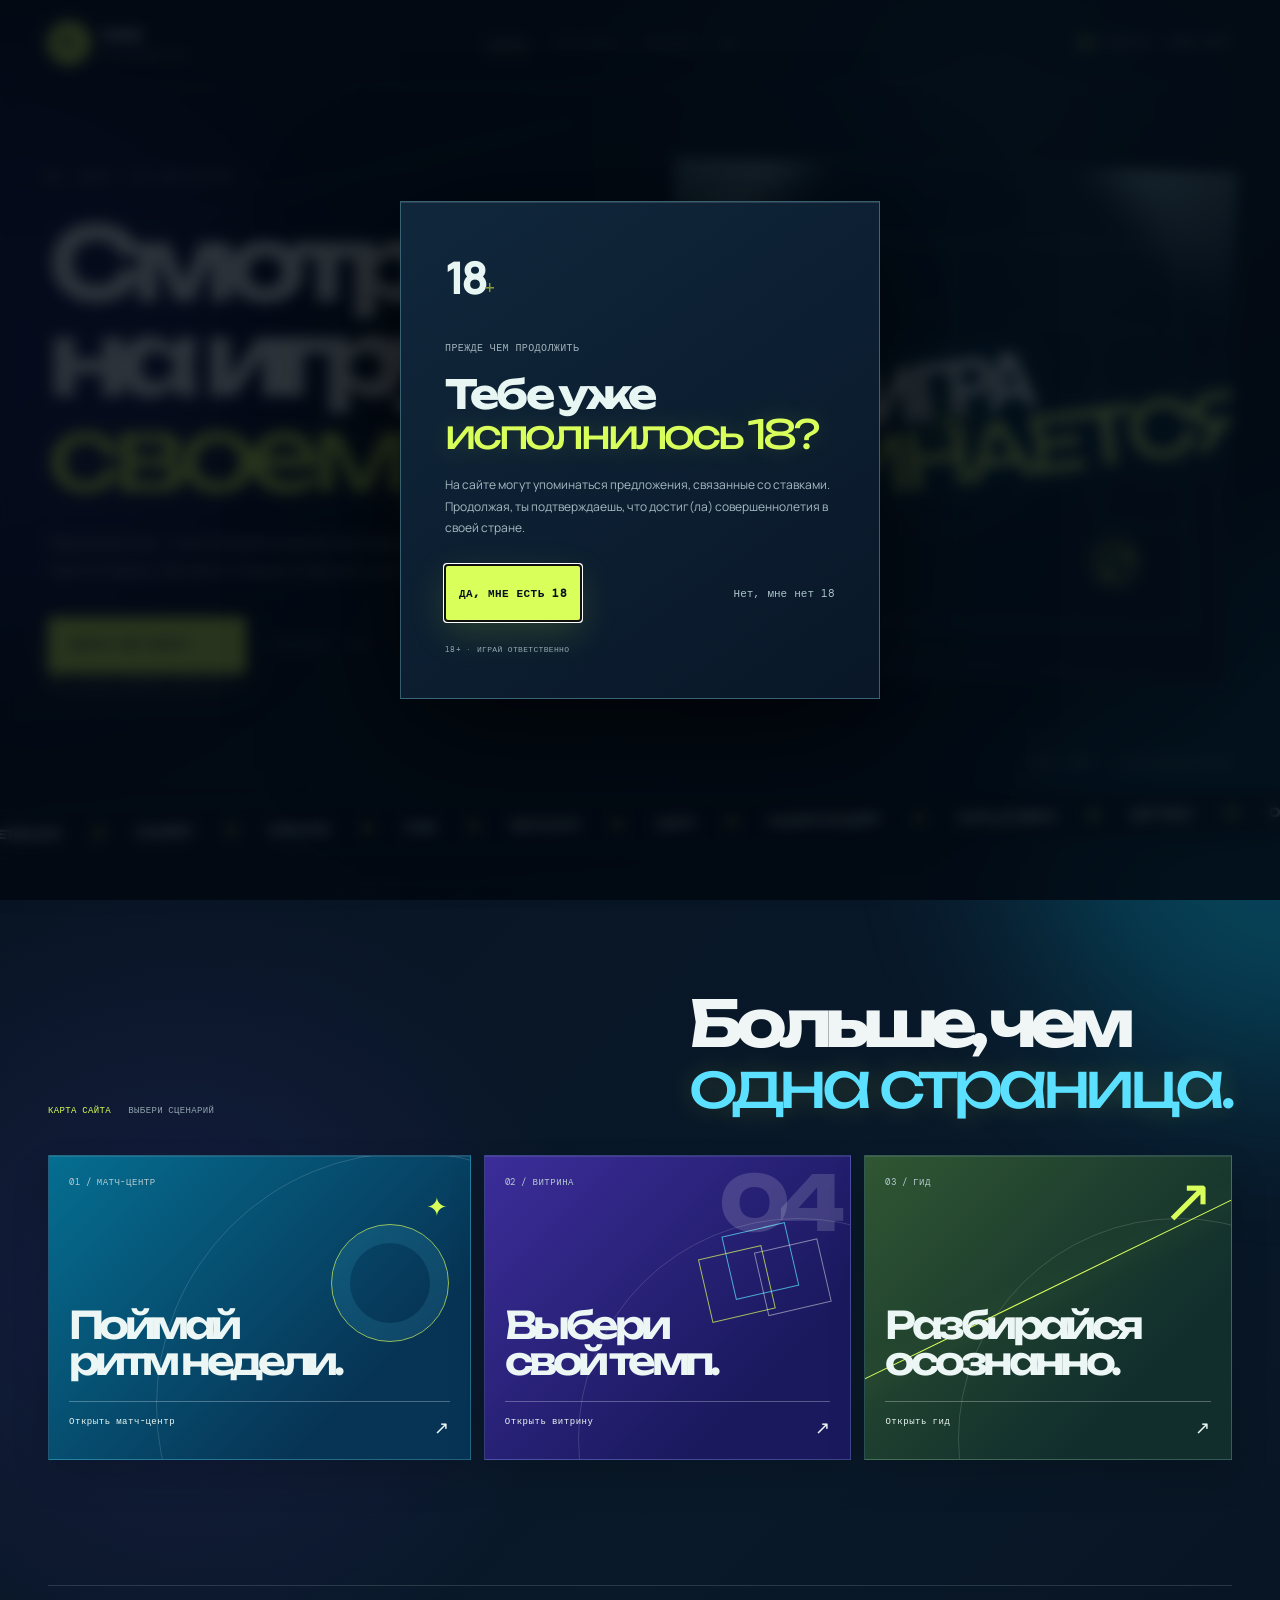
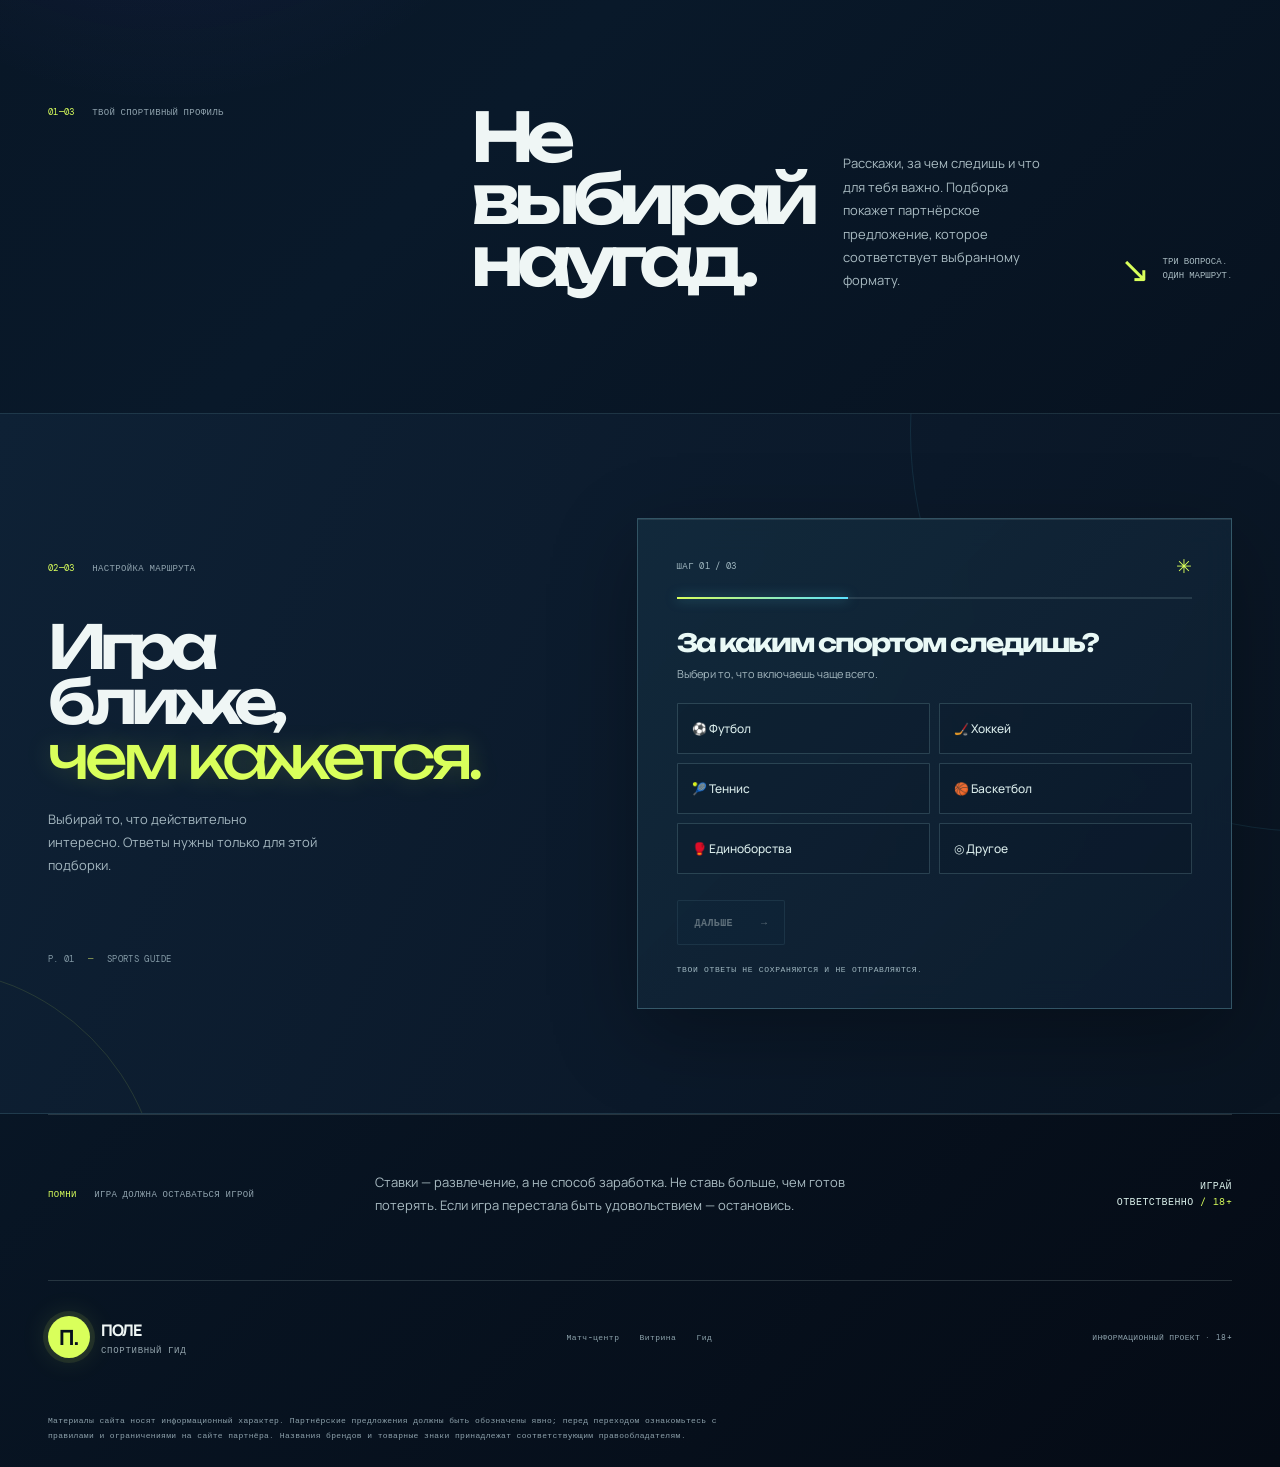
<file: index.html>
<!doctype html>
<html lang="ru">
<head>
  <meta charset="utf-8">
  <meta name="viewport" content="width=device-width, initial-scale=1">
  <meta name="theme-color" content="#11120e">
  <meta name="description" content="Спортивный гид: подберите формат и изучите партнёрское предложение.">
  <title>ПОЛЕ — спорт начинается с интереса</title>
  <link rel="preconnect" href="https://fonts.googleapis.com">
  <link rel="preconnect" href="https://fonts.gstatic.com" crossorigin>
  <link href="https://fonts.googleapis.com/css2?family=DM+Mono:wght@400;500&family=Manrope:wght@400;500;600;700;800&family=Unbounded:wght@500;600;700;800&display=swap" rel="stylesheet">
  <link rel="stylesheet" href="styles.css">
  <link rel="stylesheet" href="design-upgrade.css">
  <link rel="stylesheet" href="pages.css">
  <link rel="icon" href="favicon.svg" type="image/svg+xml">
  <script src="site.js" defer></script>
  <script src="script.js" defer></script>
</head>
<body>
  <div class="grain" aria-hidden="true"></div>
  <div class="ambient ambient-one" aria-hidden="true"></div>
  <div class="ambient ambient-two" aria-hidden="true"></div>
  <header class="topbar topbar--site wrap">
    <a class="brand" href="index.html" aria-label="ПОЛЕ — на главную"><span class="brand-mark">П.</span><span>ПОЛЕ<span class="brand-sub">СПОРТИВНЫЙ ГИД</span></span></a>
    <nav class="site-nav" id="site-nav" aria-label="Основная навигация">
      <a class="site-nav__link site-nav__link--active" href="index.html">Главная</a>
      <a class="site-nav__link" href="match-center.html">Матч-центр</a>
      <a class="site-nav__link" href="offers.html">Витрина</a>
      <a class="site-nav__link" href="guide.html">Гид</a>
    </nav>
    <div class="header-actions"><div class="top-note"><span class="live-dot"></span> В ФОКУСЕ — ТВОЙ СПОРТ</div><button class="menu-toggle" type="button" data-nav-toggle aria-controls="site-nav" aria-expanded="false" aria-label="Открыть меню"><span></span><span></span></button></div>
  </header>

  <main id="top">
    <section class="hero wrap">
      <div class="hero-copy">
        <div class="eyebrow"><span>01</span> СПОРТ — ЭТО ТВОЯ ИСТОРИЯ</div>
        <h1>Смотри<br>на игру <em>по-своему.</em></h1>
        <p class="hero-lead">Пара вопросов — и мы соберём спортивный маршрут под твои интересы. Без регистрации и лишнего шума.</p>
        <div class="hero-actions"><button class="button button-lime" id="start-button">Собрать мой маршрут <span>↓</span></button><span class="micro-copy">≈ 30 СЕКУНД · 3 ШАГА</span></div>
        <div class="hero-foot"><span class="scroll-cue">↘</span> ЛИСТАЙ. ВЫБИРАЙ. БУДЬ В ИГРЕ.</div>
      </div>
      <div class="hero-art" aria-label="Графическая иллюстрация футбольного поля">
        <span class="stadium-light light-one" aria-hidden="true"></span><span class="stadium-light light-two" aria-hidden="true"></span>
        <div class="art-label art-label-top">MATCHDAY<br><b>ТВОЙ ВЫБОР</b></div>
        <div class="field-lines"><div class="center-circle"></div><div class="center-line"></div><div class="penalty penalty-left"></div><div class="penalty penalty-right"></div><span class="field-dot"></span></div>
        <div class="hero-orbit orbit-one" aria-hidden="true"></div><div class="hero-orbit orbit-two" aria-hidden="true"></div><div class="hero-ball" aria-hidden="true"><span></span></div>
        <div class="art-stamp">ИГРА<br><span>НАЧИНАЕТСЯ</span></div>
        <div class="art-label art-label-bottom">SPORT / CULTURE / PEOPLE<br><b>№ 001 — EVERY FAN HAS A GAME</b></div>
      </div>
      <div class="hero-index">ПОЛЕ / 2026 <span>—</span> РЕДАКЦИОННЫЙ ПРОЕКТ</div>
    </section>

    <section class="ticker" aria-label="Партнёры витрины">
      <div class="ticker-track"><span>BETBOOM</span><i>✳</i><span>FONBET</span><i>✳</i><span>WINLINE</span><i>✳</i><span>PARI</span><i>✳</i><span>БЕТСИТИ</span><i>✳</i><span>LEON</span><i>✳</i><span>MARATHONBET</span><i>✳</i><span>ЛИГА СТАВОК</span><i>✳</i><span>BETTERY</span><i>✳</i><span>OLIMPBET</span><i>✳</i><span>ZENITBET</span><i>✳</i><span>БАЛТБЕТ</span><i>✳</i><span>СМОТРИ УСЛОВИЯ</span><i>✳</i><span>BETBOOM</span><i>✳</i><span>FONBET</span><i>✳</i><span>WINLINE</span><i>✳</i><span>PARI</span><i>✳</i><span>БЕТСИТИ</span><i>✳</i><span>LEON</span><i>✳</i><span>MARATHONBET</span><i>✳</i><span>ЛИГА СТАВОК</span><i>✳</i><span>BETTERY</span><i>✳</i><span>OLIMPBET</span><i>✳</i><span>ZENITBET</span><i>✳</i><span>БАЛТБЕТ</span><i>✳</i><span>СМОТРИ УСЛОВИЯ</span><i>✳</i></div>
    </section>

    <section class="route-hub wrap" aria-labelledby="route-hub-title">
      <div class="route-hub__heading"><div class="section-tag"><span>КАРТА САЙТА</span> ВЫБЕРИ СЦЕНАРИЙ</div><h2 id="route-hub-title">Больше, чем<br><em>одна страница.</em></h2></div>
      <div class="route-hub__grid">
        <a class="route-card route-card--matches" href="match-center.html"><span class="route-card__number">01 / МАТЧ-ЦЕНТР</span><span class="route-card__orb" aria-hidden="true"></span><strong>Поймай<br>ритм недели.</strong><span class="route-card__action">Открыть матч-центр <b>↗</b></span></a>
        <a class="route-card route-card--offers" href="offers.html"><span class="route-card__number">02 / ВИТРИНА</span><span class="route-card__squares" aria-hidden="true"><i></i><i></i><i></i></span><strong>Выбери<br>свой темп.</strong><span class="route-card__action">Открыть витрину <b>↗</b></span></a>
        <a class="route-card route-card--guide" href="guide.html"><span class="route-card__number">03 / ГИД</span><span class="route-card__line" aria-hidden="true"></span><strong>Разбирайся<br>осознанно.</strong><span class="route-card__action">Открыть гид <b>↗</b></span></a>
      </div>
    </section>

    <section class="intro wrap" id="about">
      <div class="section-tag"><span>01—03</span> ТВОЙ СПОРТИВНЫЙ ПРОФИЛЬ</div>
      <div class="intro-content"><h2>Не выбирай<br>наугад.</h2><p>Расскажи, за чем следишь и что для тебя важно. Подборка покажет партнёрское предложение, которое соответствует выбранному формату.</p></div>
      <div class="intro-side"><span class="big-arrow">↘</span><span>ТРИ ВОПРОСА.<br>ОДИН МАРШРУТ.</span></div>
    </section>

    <section class="quiz-section" id="quiz-section">
      <div class="quiz-shell wrap">
        <div class="quiz-aside"><div class="section-tag"><span>02—03</span> НАСТРОЙКА МАРШРУТА</div><h2>Игра<br>ближе,<br><em>чем кажется.</em></h2><p>Выбирай то, что действительно интересно. Ответы нужны только для этой подборки.</p><div class="aside-index">P. 01 <span>—</span> SPORTS GUIDE</div></div>
        <div class="quiz-card" id="quiz-card">
          <div class="quiz-top"><span class="step-caption" id="step-caption">ШАГ 01 / 03</span><span class="step-symbol">✳</span></div>
          <div class="progress-track" aria-label="Прогресс подбора"><span id="progress-fill"></span></div>
          <div id="question-area" aria-live="polite"></div>
          <div class="quiz-controls"><button class="text-button" id="back-button" hidden>← Назад</button><button class="button button-dark" id="next-button" disabled>Дальше <span>→</span></button></div>
          <p class="privacy-note">ТВОИ ОТВЕТЫ НЕ СОХРАНЯЮТСЯ И НЕ ОТПРАВЛЯЮТСЯ.</p>
        </div>
      </div>
    </section>

    <section class="result-section wrap" id="result-section" hidden>
      <div class="result-topline"><div class="result-kicker"><span class="live-dot"></span> МАРШРУТ СОБРАН</div><span class="result-count">12 ПАРТНЁРСКИХ КАРТОЧЕК</span></div>
      <div class="result-heading"><div><div class="section-tag"><span>03—03</span> ТВОЯ ПОДБОРКА</div><h2>Выбирай<br><em>свой темп.</em></h2></div><div><p class="result-summary" id="result-summary"></p><button class="text-button restart-button" id="restart-button">↺ Пройти ещё раз</button></div></div>
      <div class="partner-grid" id="partner-grid" aria-label="Партнёрские предложения">
        <button class="partner-card partner-card--betboom" type="button" data-partner="betboom" aria-pressed="false">
          <span class="card-no">01 / 12</span><span class="card-spark">✦</span><span class="brand-shape" aria-hidden="true"><i></i><i></i><i></i></span>
          <span class="brand-wordmark brand-wordmark--betboom"><b>BET</b>BOOM</span><span class="brand-type">СПОРТ · 18+</span><span class="card-action">Смотреть карточку <b>↗</b></span>
        </button>
        <button class="partner-card partner-card--fonbet" type="button" data-partner="fonbet" aria-pressed="false">
          <span class="card-no">02 / 12</span><span class="card-spark">✦</span><span class="brand-shape" aria-hidden="true"><i></i><i></i><i></i></span>
          <span class="brand-wordmark brand-wordmark--fonbet">FONBET</span><span class="brand-type">СПОРТ · 18+</span><span class="card-action">Смотреть карточку <b>↗</b></span>
        </button>
        <button class="partner-card partner-card--winline" type="button" data-partner="winline" aria-pressed="false">
          <span class="card-no">03 / 12</span><span class="card-spark">✦</span><span class="brand-shape" aria-hidden="true"><i></i><i></i><i></i></span>
          <span class="brand-wordmark brand-wordmark--winline"><b>W</b>inline</span><span class="brand-type">СПОРТ · 18+</span><span class="card-action">Смотреть карточку <b>↗</b></span>
        </button>
        <button class="partner-card partner-card--pari" type="button" data-partner="pari" aria-pressed="false">
          <span class="card-no">04 / 12</span><span class="card-spark">✦</span><span class="brand-shape" aria-hidden="true"><i></i><i></i><i></i></span>
          <span class="brand-wordmark brand-wordmark--pari">PARI<span>.</span></span><span class="brand-type">СПОРТ · 18+</span><span class="card-action">Смотреть карточку <b>↗</b></span>
        </button>
        <button class="partner-card partner-card--betcity" type="button" data-partner="betcity" aria-pressed="false">
          <span class="card-no">05 / 12</span><span class="card-spark">✦</span><span class="brand-shape" aria-hidden="true"><i></i><i></i><i></i></span>
          <span class="brand-wordmark brand-wordmark--betcity">БЕТСИТИ</span><span class="brand-type">СПОРТ · 18+</span><span class="card-action">Смотреть карточку <b>↗</b></span>
        </button>
        <button class="partner-card partner-card--leon" type="button" data-partner="leon" aria-pressed="false">
          <span class="card-no">06 / 12</span><span class="card-spark">✦</span><span class="brand-shape" aria-hidden="true"><i></i><i></i><i></i></span>
          <span class="brand-wordmark brand-wordmark--leon">LEON</span><span class="brand-type">СПОРТ · 18+</span><span class="card-action">Смотреть карточку <b>↗</b></span>
        </button>
        <button class="partner-card partner-card--marathonbet" type="button" data-partner="marathonbet" aria-pressed="false">
          <span class="card-no">07 / 12</span><span class="card-spark">✦</span><span class="brand-shape" aria-hidden="true"><i></i><i></i><i></i></span>
          <span class="brand-wordmark brand-wordmark--marathonbet">MARA<br>THONBET</span><span class="brand-type">СПОРТ · 18+</span><span class="card-action">Смотреть карточку <b>↗</b></span>
        </button>
        <button class="partner-card partner-card--ligastavok" type="button" data-partner="ligastavok" aria-pressed="false">
          <span class="card-no">08 / 12</span><span class="card-spark">✦</span><span class="brand-shape" aria-hidden="true"><i></i><i></i><i></i></span>
          <span class="brand-wordmark brand-wordmark--ligastavok">ЛИГА<br>СТАВОК</span><span class="brand-type">СПОРТ · 18+</span><span class="card-action">Смотреть карточку <b>↗</b></span>
        </button>
        <button class="partner-card partner-card--bettery" type="button" data-partner="bettery" aria-pressed="false">
          <span class="card-no">09 / 12</span><span class="card-spark">✦</span><span class="brand-shape" aria-hidden="true"><i></i><i></i><i></i></span>
          <span class="brand-wordmark brand-wordmark--bettery">BETTERY</span><span class="brand-type">СПОРТ · 18+</span><span class="card-action">Смотреть карточку <b>↗</b></span>
        </button>
        <button class="partner-card partner-card--olimpbet" type="button" data-partner="olimpbet" aria-pressed="false">
          <span class="card-no">10 / 12</span><span class="card-spark">✦</span><span class="brand-shape" aria-hidden="true"><i></i><i></i><i></i></span>
          <span class="brand-wordmark brand-wordmark--olimpbet">OLIMP<br>BET</span><span class="brand-type">СПОРТ · 18+</span><span class="card-action">Смотреть карточку <b>↗</b></span>
        </button>
        <button class="partner-card partner-card--zenitbet" type="button" data-partner="zenitbet" aria-pressed="false">
          <span class="card-no">11 / 12</span><span class="card-spark">✦</span><span class="brand-shape" aria-hidden="true"><i></i><i></i><i></i></span>
          <span class="brand-wordmark brand-wordmark--zenitbet">ZENIT<br>BET</span><span class="brand-type">СПОРТ · 18+</span><span class="card-action">Смотреть карточку <b>↗</b></span>
        </button>
        <button class="partner-card partner-card--baltbet" type="button" data-partner="baltbet" aria-pressed="false">
          <span class="card-no">12 / 12</span><span class="card-spark">✦</span><span class="brand-shape" aria-hidden="true"><i></i><i></i><i></i></span>
          <span class="brand-wordmark brand-wordmark--baltbet">БАЛТБЕТ</span><span class="brand-type">СПОРТ · 18+</span><span class="card-action">Смотреть карточку <b>↗</b></span>
        </button>
      </div>
      <div class="partner-selection" id="partner-selection" aria-live="polite">
        <div class="selection-indicator"><span class="selection-dot"></span><span id="selection-label">ВЫБЕРИ КАРТОЧКУ ВЫШЕ</span></div>
        <div class="selection-content"><div><span class="selected-brand" id="selected-brand">ПАРТНЁРСКАЯ ВИТРИНА</span><p id="selected-copy">Нажми на карточку, чтобы посмотреть нейтральную информацию о площадке перед переходом.</p></div><button class="button selection-cta" id="partner-link" type="button" disabled>Ссылка партнёра не подключена <span>↗</span></button></div>
      </div>
      <p class="ad-disclosure">Реклама. Карточки ведут к партнёрским предложениям только после настройки ссылок. Перед переходом изучите актуальные условия на сайте партнёра. 18+. Участие в азартных играх связано с риском.</p>
    </section>

    <section class="manifesto wrap"><div class="section-tag"><span>ПОМНИ</span> ИГРА ДОЛЖНА ОСТАВАТЬСЯ ИГРОЙ</div><p>Ставки — развлечение, а не способ заработка. Не ставь больше, чем готов потерять. Если игра перестала быть удовольствием — остановись.</p><span class="manifesto-mark">ИГРАЙ<br>ОТВЕТСТВЕННО<span> / 18+</span></span></section>
  </main>

  <footer class="footer footer--site wrap"><a class="brand" href="index.html"><span class="brand-mark">П.</span><span>ПОЛЕ<span class="brand-sub">СПОРТИВНЫЙ ГИД</span></span></a><nav class="footer-pages" aria-label="Навигация в подвале"><a href="match-center.html">Матч-центр</a><a href="offers.html">Витрина</a><a href="guide.html">Гид</a></nav><span class="footer-center">ИНФОРМАЦИОННЫЙ ПРОЕКТ · 18+</span><p class="footer-disclaimer">Материалы сайта носят информационный характер. Партнёрские предложения должны быть обозначены явно; перед переходом ознакомьтесь с правилами и ограничениями на сайте партнёра. Названия брендов и товарные знаки принадлежат соответствующим правообладателям.</p></footer>

  <dialog class="age-dialog" id="age-dialog" aria-labelledby="age-title"><div class="age-mark">18<span>+</span></div><div class="eyebrow">ПРЕЖДЕ ЧЕМ ПРОДОЛЖИТЬ</div><h2 id="age-title">Тебе уже<br><em>исполнилось 18?</em></h2><p>На сайте могут упоминаться предложения, связанные со ставками. Продолжая, ты подтверждаешь, что достиг(ла) совершеннолетия в своей стране.</p><div class="age-actions"><button class="button button-lime" data-age-yes>Да, мне есть 18</button><button class="text-button" data-age-no>Нет, мне нет 18</button></div><p class="age-note">18+ · ИГРАЙ ОТВЕТСТВЕННО</p></dialog>
  <div class="toast" id="age-toast" role="status">Этот сайт предназначен только для совершеннолетних.</div>
</body>
</html>
</file>
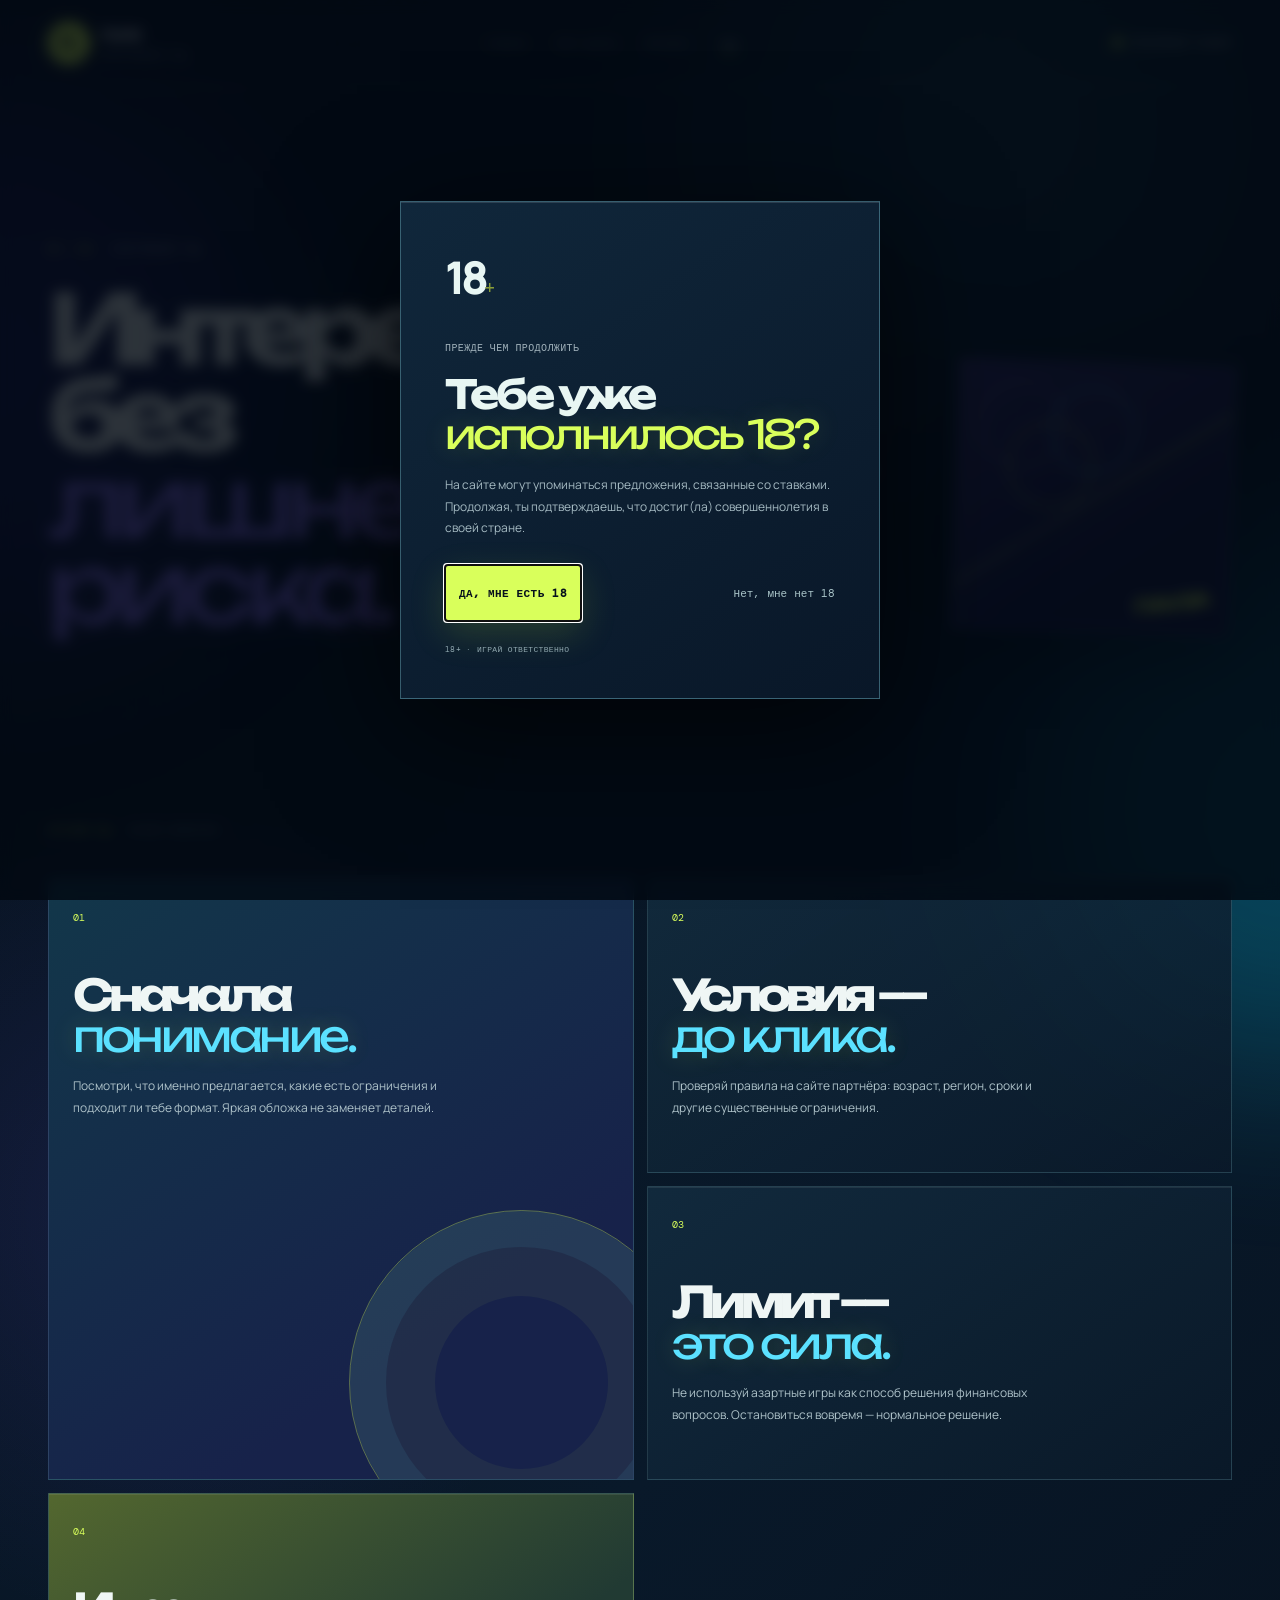
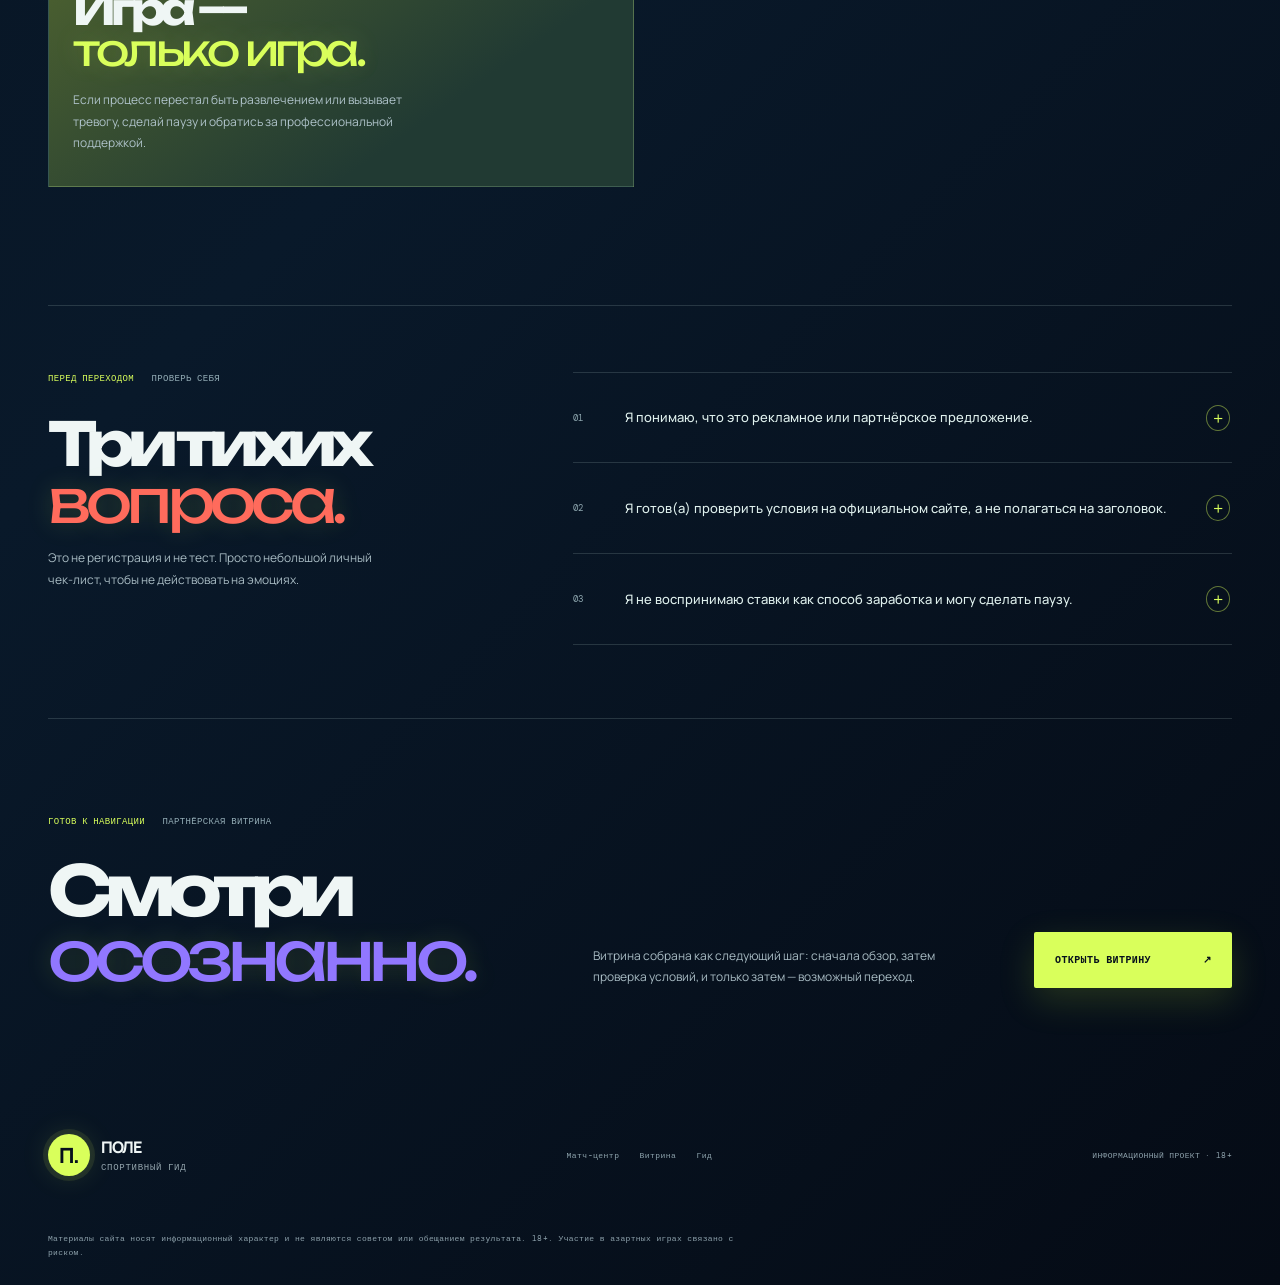
<file: guide.html>
<!doctype html>
<html lang="ru">
<head>
  <meta charset="utf-8">
  <meta name="viewport" content="width=device-width, initial-scale=1">
  <meta name="theme-color" content="#07111e">
  <meta name="description" content="Гид ПОЛЕ: как осознанно изучать спортивные предложения и сохранять контроль.">
  <title>Гид — ПОЛЕ</title>
  <link rel="preconnect" href="https://fonts.googleapis.com"><link rel="preconnect" href="https://fonts.gstatic.com" crossorigin>
  <link href="https://fonts.googleapis.com/css2?family=DM+Mono:wght@400;500&family=Manrope:wght@400;500;600;700;800&family=Unbounded:wght@500;600;700;800&display=swap" rel="stylesheet">
  <link rel="stylesheet" href="styles.css"><link rel="stylesheet" href="design-upgrade.css"><link rel="stylesheet" href="pages.css"><link rel="icon" href="favicon.svg" type="image/svg+xml">
  <script src="site.js" defer></script><script src="pages.js" defer></script>
</head>
<body class="subpage guide-page">
  <div class="grain" aria-hidden="true"></div><div class="ambient ambient-one" aria-hidden="true"></div><div class="ambient ambient-two" aria-hidden="true"></div>
  <header class="topbar topbar--site wrap"><a class="brand" href="index.html" aria-label="ПОЛЕ — на главную"><span class="brand-mark">П.</span><span>ПОЛЕ<span class="brand-sub">СПОРТИВНЫЙ ГИД</span></span></a><nav class="site-nav" id="site-nav" aria-label="Основная навигация"><a class="site-nav__link" href="index.html">Главная</a><a class="site-nav__link" href="match-center.html">Матч-центр</a><a class="site-nav__link" href="offers.html">Витрина</a><a class="site-nav__link site-nav__link--active" href="guide.html">Гид</a></nav><div class="header-actions"><div class="top-note"><span class="live-dot"></span> СПОКОЙНЫЙ РАЗБОР</div><button class="menu-toggle" type="button" data-nav-toggle aria-controls="site-nav" aria-expanded="false" aria-label="Открыть меню"><span></span><span></span></button></div></header>

  <main>
    <section class="guide-hero wrap"><div><div class="eyebrow"><span>03 / 04</span> СПОРТИВНЫЙ ГИД</div><h1>Интерес<br>без<br><em>лишнего риска.</em></h1></div><div class="guide-hero__copy"><p>Небольшой набор ориентиров, который помогает изучать спортивные предложения без спешки — прежде чем нажимать на любую внешнюю ссылку.</p><a class="text-link" href="#guide-checklist">Перейти к чек-листу <b>↓</b></a></div><div class="guide-shape" aria-hidden="true"><span>ПАУЗА</span><i></i><i></i><i></i></div></section>

    <section class="guide-editorial wrap"><div class="section-tag"><span>КРАТКИЙ ГИД</span> ЧЕТЫРЕ ОРИЕНТИРА</div><div class="guide-articles"><article class="guide-article guide-article--wide"><span>01</span><h2>Сначала<br><em>понимание.</em></h2><p>Посмотри, что именно предлагается, какие есть ограничения и подходит ли тебе формат. Яркая обложка не заменяет деталей.</p><div class="article-orbit" aria-hidden="true"></div></article><article class="guide-article"><span>02</span><h2>Условия —<br><em>до клика.</em></h2><p>Проверяй правила на сайте партнёра: возраст, регион, сроки и другие существенные ограничения.</p></article><article class="guide-article"><span>03</span><h2>Лимит —<br><em>это сила.</em></h2><p>Не используй азартные игры как способ решения финансовых вопросов. Остановиться вовремя — нормальное решение.</p></article><article class="guide-article guide-article--accent"><span>04</span><h2>Игра —<br><em>только игра.</em></h2><p>Если процесс перестал быть развлечением или вызывает тревогу, сделай паузу и обратись за профессиональной поддержкой.</p></article></div></section>

    <section class="guide-checklist wrap" id="guide-checklist"><div class="guide-checklist__intro"><div class="section-tag"><span>ПЕРЕД ПЕРЕХОДОМ</span> ПРОВЕРЬ СЕБЯ</div><h2>Три тихих<br><em>вопроса.</em></h2><p>Это не регистрация и не тест. Просто небольшой личный чек-лист, чтобы не действовать на эмоциях.</p></div><div class="check-items"><button type="button" data-guide-check aria-pressed="false"><span>01</span><b>Я понимаю, что это рекламное или партнёрское предложение.</b><i>+</i></button><button type="button" data-guide-check aria-pressed="false"><span>02</span><b>Я готов(а) проверить условия на официальном сайте, а не полагаться на заголовок.</b><i>+</i></button><button type="button" data-guide-check aria-pressed="false"><span>03</span><b>Я не воспринимаю ставки как способ заработка и могу сделать паузу.</b><i>+</i></button></div></section>

    <section class="guide-cta wrap"><div><div class="section-tag"><span>ГОТОВ К НАВИГАЦИИ</span> ПАРТНЁРСКАЯ ВИТРИНА</div><h2>Смотри<br><em>осознанно.</em></h2></div><p>Витрина собрана как следующий шаг: сначала обзор, затем проверка условий, и только затем — возможный переход.</p><a class="button button-lime" href="offers.html">Открыть витрину <span>↗</span></a></section>
  </main>

  <footer class="footer footer--site wrap"><a class="brand" href="index.html"><span class="brand-mark">П.</span><span>ПОЛЕ<span class="brand-sub">СПОРТИВНЫЙ ГИД</span></span></a><nav class="footer-pages" aria-label="Навигация в подвале"><a href="match-center.html">Матч-центр</a><a href="offers.html">Витрина</a><a href="guide.html">Гид</a></nav><span class="footer-center">ИНФОРМАЦИОННЫЙ ПРОЕКТ · 18+</span><p class="footer-disclaimer">Материалы сайта носят информационный характер и не являются советом или обещанием результата. 18+. Участие в азартных играх связано с риском.</p></footer>
  <dialog class="age-dialog" id="age-dialog" aria-labelledby="age-title"><div class="age-mark">18<span>+</span></div><div class="eyebrow">ПРЕЖДЕ ЧЕМ ПРОДОЛЖИТЬ</div><h2 id="age-title">Тебе уже<br><em>исполнилось 18?</em></h2><p>На сайте могут упоминаться предложения, связанные со ставками. Продолжая, ты подтверждаешь, что достиг(ла) совершеннолетия в своей стране.</p><div class="age-actions"><button class="button button-lime" data-age-yes>Да, мне есть 18</button><button class="text-button" data-age-no>Нет, мне нет 18</button></div><p class="age-note">18+ · ИГРАЙ ОТВЕТСТВЕННО</p></dialog>
  <div class="toast" id="age-toast" role="status">Этот сайт предназначен только для совершеннолетних.</div><div class="toast page-toast" id="page-toast" role="status"></div>
</body>
</html>
</file>
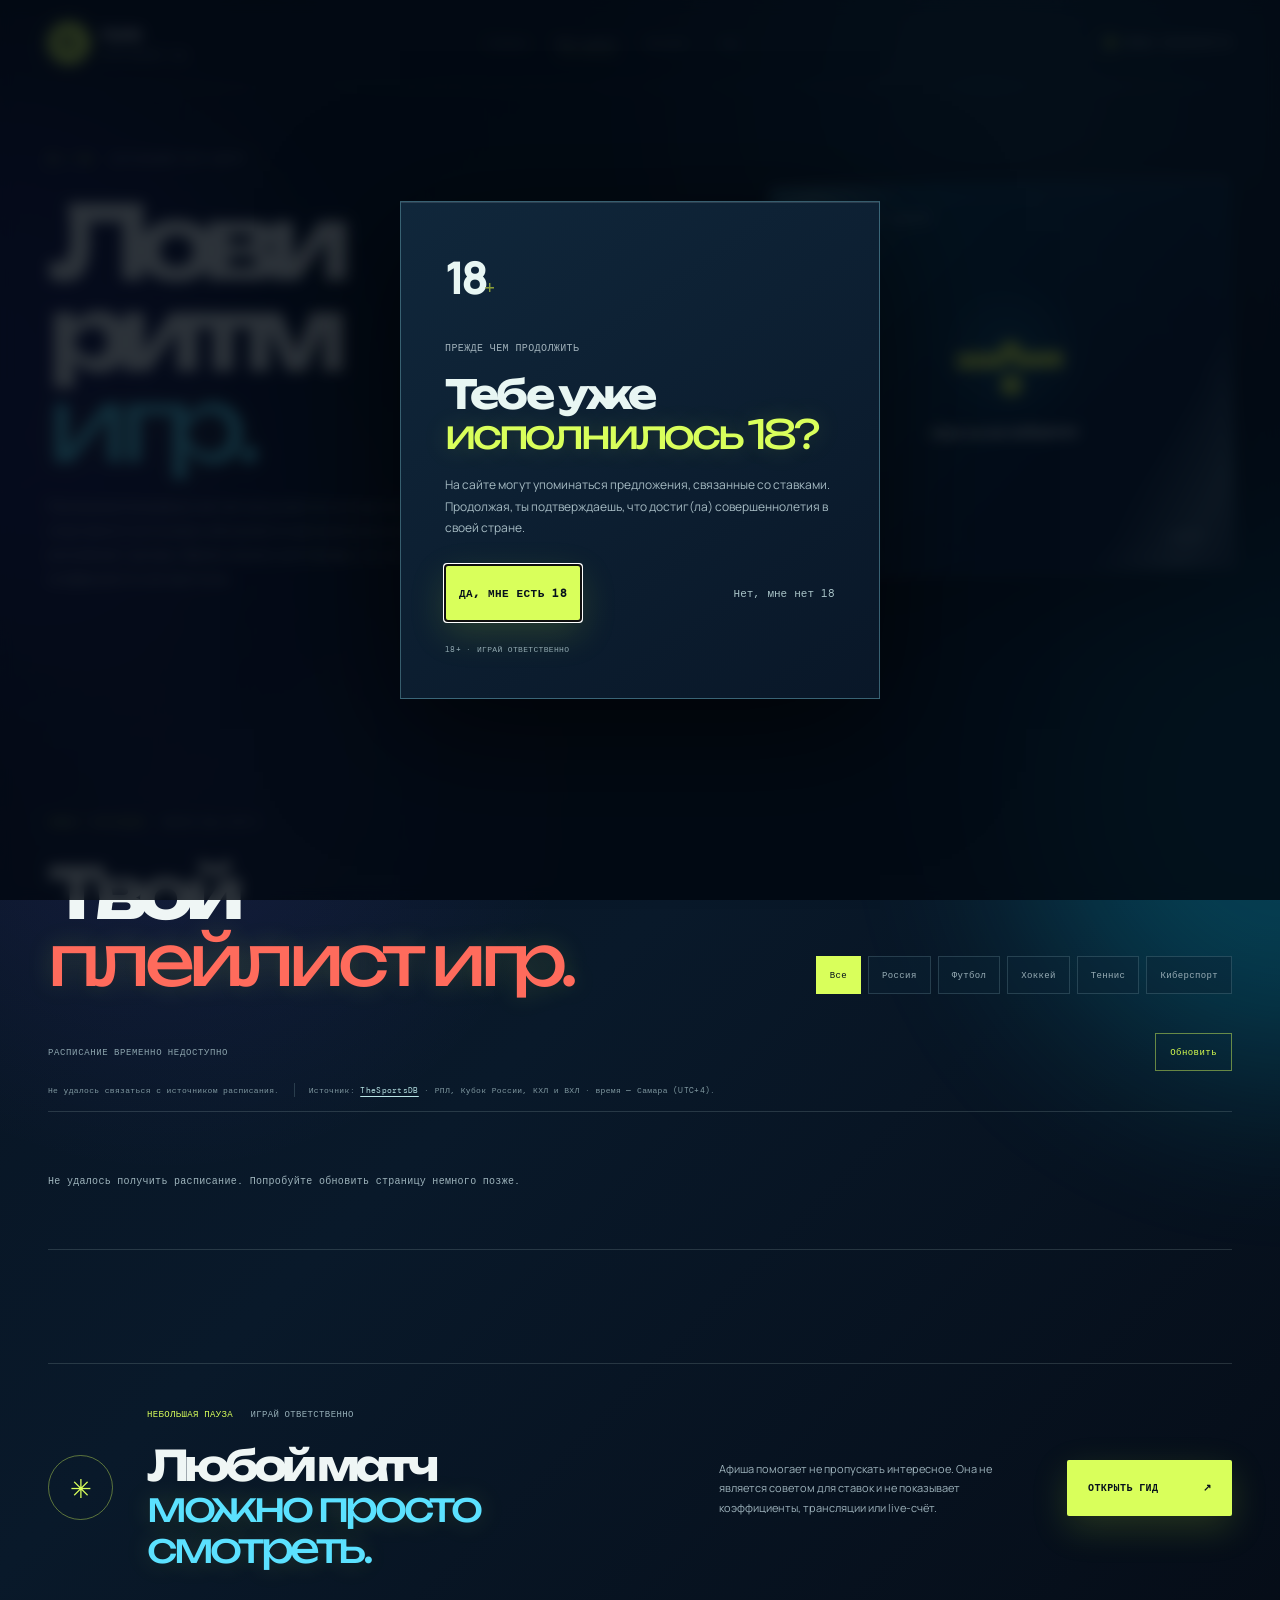
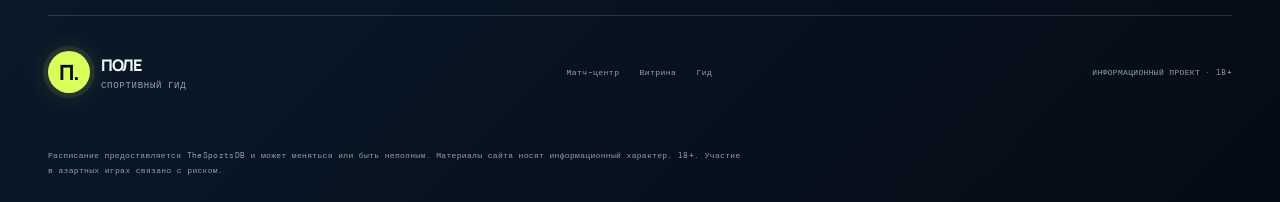
<file: match-center.html>
<!doctype html>
<html lang="ru">
<head>
  <meta charset="utf-8">
  <meta name="viewport" content="width=device-width, initial-scale=1">
  <meta name="theme-color" content="#07111e">
  <meta name="description" content="Матч-центр ПОЛЕ: актуальное расписание ближайших спортивных событий.">
  <title>Матч-центр — ПОЛЕ</title>
  <link rel="preconnect" href="https://fonts.googleapis.com"><link rel="preconnect" href="https://fonts.gstatic.com" crossorigin>
  <link href="https://fonts.googleapis.com/css2?family=DM+Mono:wght@400;500&family=Manrope:wght@400;500;600;700;800&family=Unbounded:wght@500;600;700;800&display=swap" rel="stylesheet">
  <link rel="stylesheet" href="styles.css"><link rel="stylesheet" href="design-upgrade.css"><link rel="stylesheet" href="pages.css"><link rel="icon" href="favicon.svg" type="image/svg+xml">
  <script src="site.js" defer></script><script src="pages.js" defer></script>
</head>
<body class="subpage match-page">
  <div class="grain" aria-hidden="true"></div><div class="ambient ambient-one" aria-hidden="true"></div><div class="ambient ambient-two" aria-hidden="true"></div>
  <header class="topbar topbar--site wrap"><a class="brand" href="index.html" aria-label="ПОЛЕ — на главную"><span class="brand-mark">П.</span><span>ПОЛЕ<span class="brand-sub">СПОРТИВНЫЙ ГИД</span></span></a><nav class="site-nav" id="site-nav" aria-label="Основная навигация"><a class="site-nav__link" href="index.html">Главная</a><a class="site-nav__link site-nav__link--active" href="match-center.html">Матч-центр</a><a class="site-nav__link" href="offers.html">Витрина</a><a class="site-nav__link" href="guide.html">Гид</a></nav><div class="header-actions"><div class="top-note"><span class="live-dot"></span> АФИША ОБНОВЛЯЕТСЯ</div><button class="menu-toggle" type="button" data-nav-toggle aria-controls="site-nav" aria-expanded="false" aria-label="Открыть меню"><span></span><span></span></button></div></header>

  <main>
    <section class="match-hero wrap"><div class="match-hero__copy"><div class="eyebrow"><span>01 / 04</span> АКТУАЛЬНЫЙ МАТЧ-ЦЕНТР</div><h1>Лови<br>ритм<br><em>игр.</em></h1><p>Расписание ближайших матчей загружается из открытого спортивного источника и обновляется автоматически, включая российские турниры. Время указано для Самары; это не трансляции, коэффициенты или прогнозы.</p></div><div class="scoreboard" aria-live="polite" aria-label="Ближайший матч из афиши"><span class="scoreboard__label" id="scoreboard-label">SCHEDULE / ЗАГРУЗКА</span><div class="scoreboard__time"><span id="scoreboard-hour">--</span><span>:</span><span id="scoreboard-minute">--</span></div><div class="scoreboard__teams"><b id="scoreboard-home">Загрузка</b><i id="scoreboard-divider">—</i><b id="scoreboard-away">афиши</b></div><div class="scoreboard__foot"><span id="scoreboard-sport">РАСПИСАНИЕ</span><span id="scoreboard-day">САМАРА</span></div><div class="scoreboard__beam beam-one"></div><div class="scoreboard__beam beam-two"></div></div></section>

    <section class="match-stream wrap" aria-labelledby="schedule-title"><div class="match-stream__head"><div><div class="section-tag"><span>АФИША / АКТУАЛЬНО</span> ВЫБЕРИ ВИД СПОРТА</div><h2 id="schedule-title">Твой<br><em>плейлист игр.</em></h2></div><div class="match-filters" role="group" aria-label="Фильтр афиши"><button class="is-active" type="button" data-match-filter="all" aria-pressed="true">Все</button><button type="button" data-match-filter="russia" aria-pressed="false">Россия</button><button type="button" data-match-filter="football" aria-pressed="false">Футбол</button><button type="button" data-match-filter="hockey" aria-pressed="false">Хоккей</button><button type="button" data-match-filter="tennis" aria-pressed="false">Теннис</button><button type="button" data-match-filter="esports" aria-pressed="false">Киберспорт</button></div></div><div class="match-stream__toolbar"><p class="filter-status" id="match-status" role="status" aria-live="polite">ЗАГРУЖАЕМ АКТУАЛЬНУЮ АФИШУ</p><button class="match-refresh" id="match-refresh" type="button">Обновить</button></div><p class="match-meta"><span id="match-source-state">Получаем данные расписания.</span><span>Источник: <a href="https://www.thesportsdb.com/" target="_blank" rel="noopener noreferrer">TheSportsDB</a> · РПЛ, Кубок России, КХЛ и ВХЛ · время — Самара (UTC+4).</span></p>
      <div class="match-list" id="match-list" aria-live="polite" aria-busy="true"><p class="match-state">Загружаем ближайшие события…</p></div>
    </section>

    <section class="match-note wrap"><div class="match-note__symbol">✳</div><div><div class="section-tag"><span>НЕБОЛЬШАЯ ПАУЗА</span> ИГРАЙ ОТВЕТСТВЕННО</div><h2>Любой матч<br><em>можно просто смотреть.</em></h2></div><p>Афиша помогает не пропускать интересное. Она не является советом для ставок и не показывает коэффициенты, трансляции или live-счёт.</p><a class="button button-lime" href="guide.html">Открыть гид <span>↗</span></a></section>
  </main>

  <footer class="footer footer--site wrap"><a class="brand" href="index.html"><span class="brand-mark">П.</span><span>ПОЛЕ<span class="brand-sub">СПОРТИВНЫЙ ГИД</span></span></a><nav class="footer-pages" aria-label="Навигация в подвале"><a href="match-center.html">Матч-центр</a><a href="offers.html">Витрина</a><a href="guide.html">Гид</a></nav><span class="footer-center">ИНФОРМАЦИОННЫЙ ПРОЕКТ · 18+</span><p class="footer-disclaimer">Расписание предоставляется TheSportsDB и может меняться или быть неполным. Материалы сайта носят информационный характер. 18+. Участие в азартных играх связано с риском.</p></footer>
  <dialog class="age-dialog" id="age-dialog" aria-labelledby="age-title"><div class="age-mark">18<span>+</span></div><div class="eyebrow">ПРЕЖДЕ ЧЕМ ПРОДОЛЖИТЬ</div><h2 id="age-title">Тебе уже<br><em>исполнилось 18?</em></h2><p>На сайте могут упоминаться предложения, связанные со ставками. Продолжая, ты подтверждаешь, что достиг(ла) совершеннолетия в своей стране.</p><div class="age-actions"><button class="button button-lime" data-age-yes>Да, мне есть 18</button><button class="text-button" data-age-no>Нет, мне нет 18</button></div><p class="age-note">18+ · ИГРАЙ ОТВЕТСТВЕННО</p></dialog>
  <div class="toast" id="age-toast" role="status">Этот сайт предназначен только для совершеннолетних.</div><div class="toast page-toast" id="page-toast" role="status"></div>
</body>
</html>
</file>
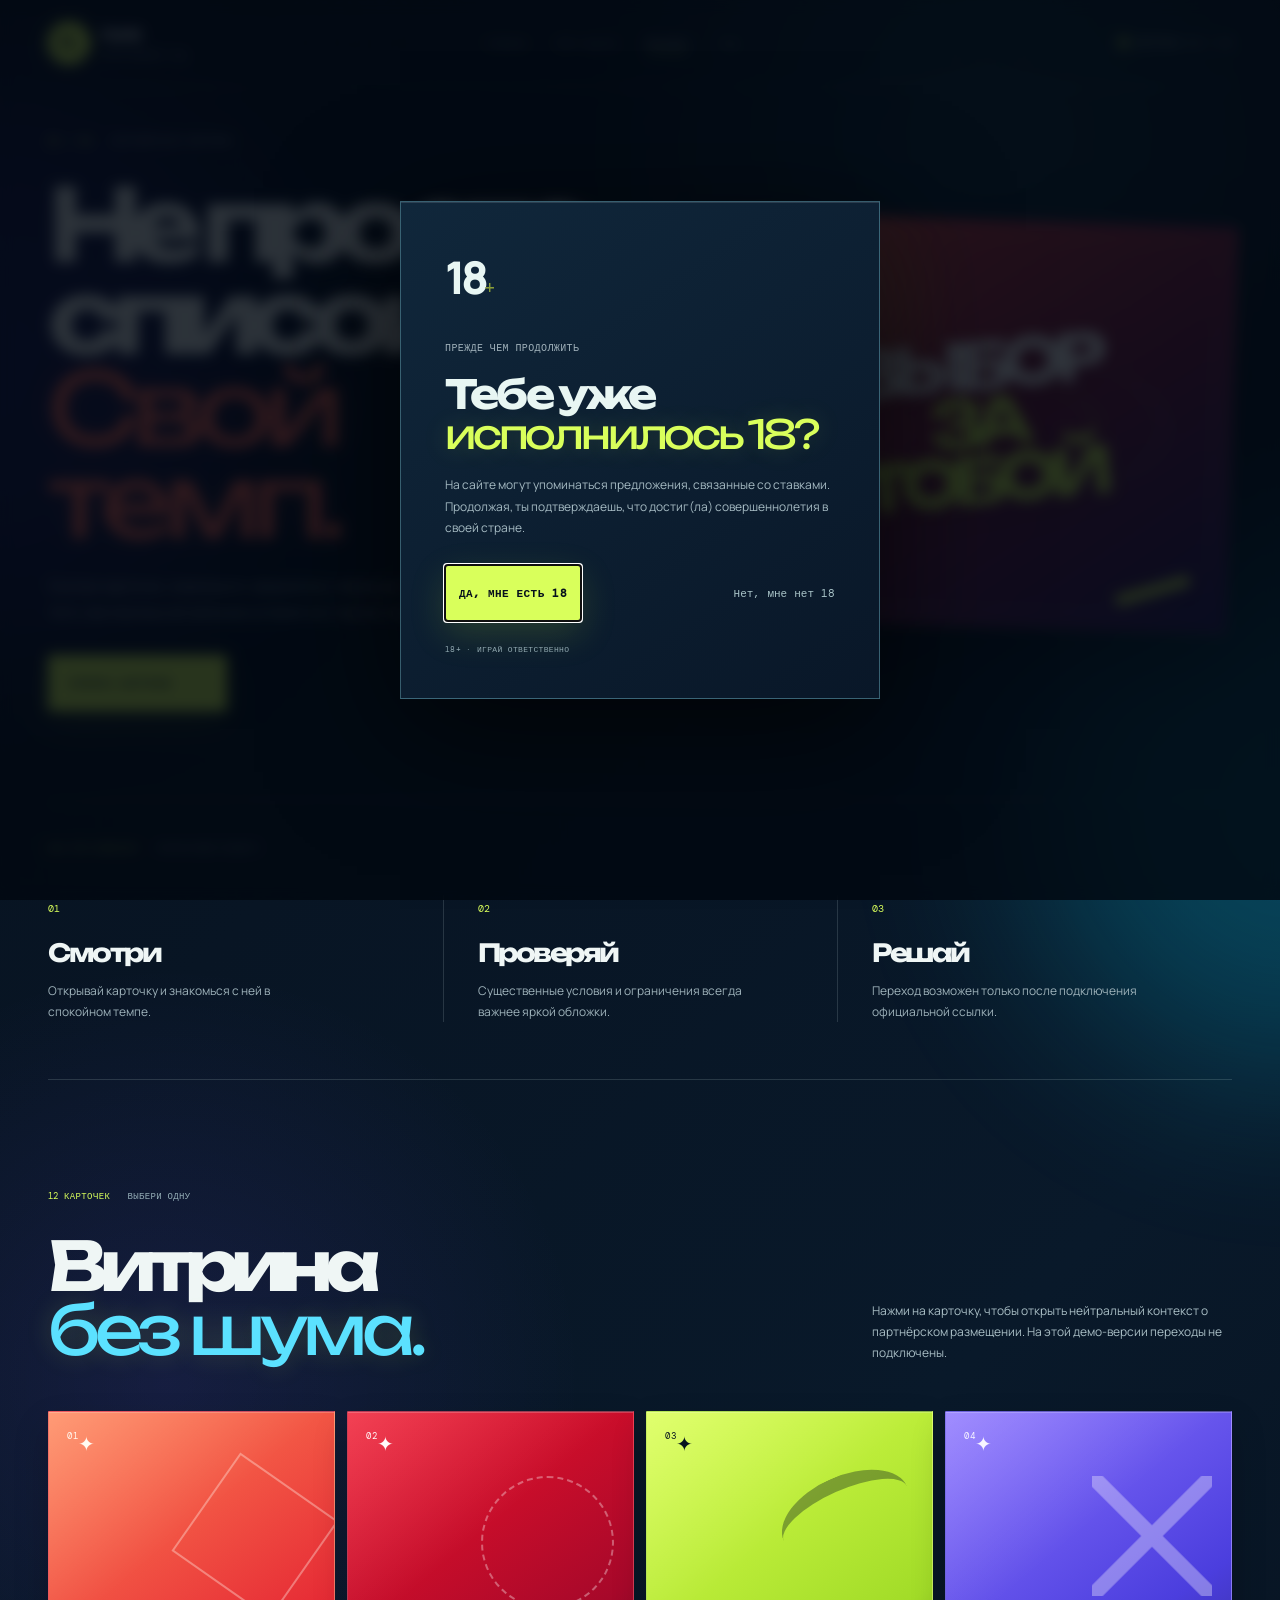
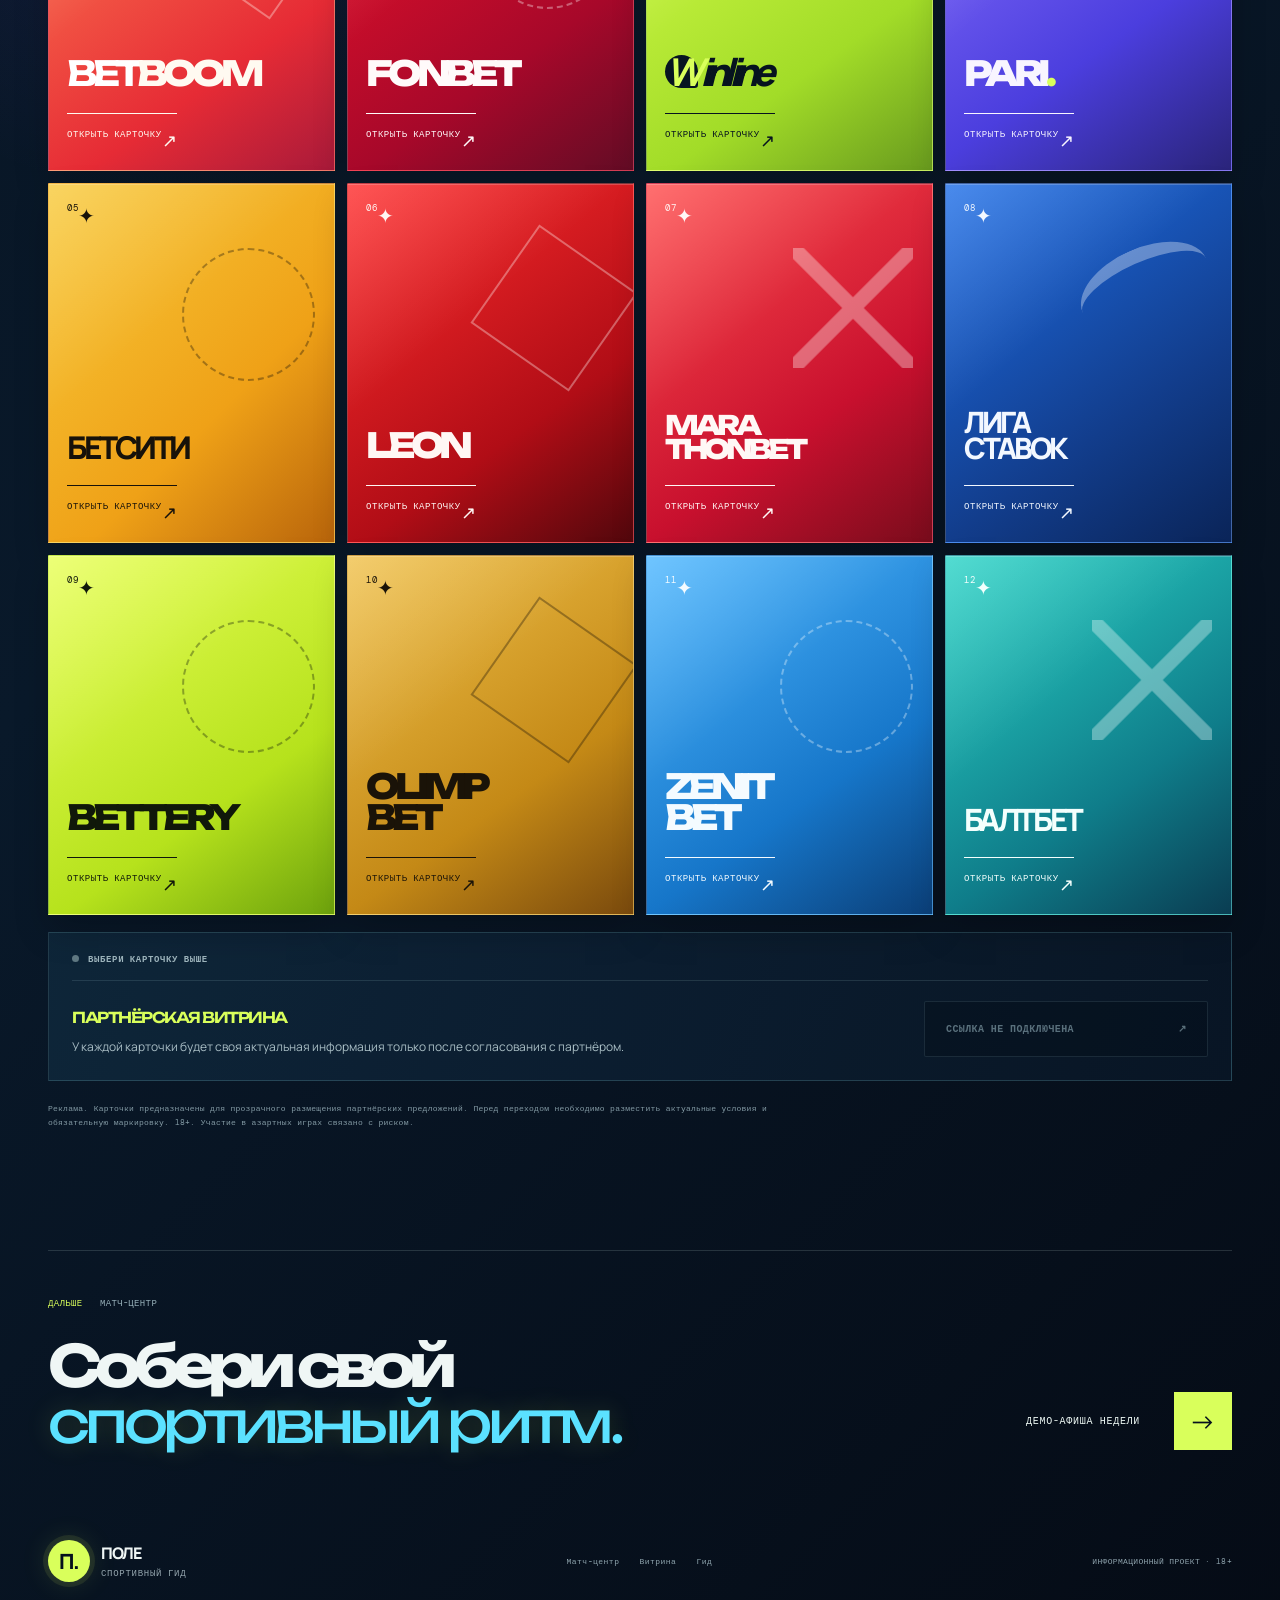
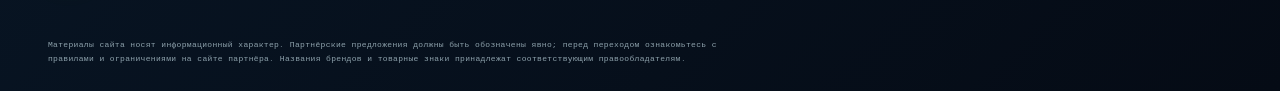
<file: offers.html>
<!doctype html>
<html lang="ru">
<head>
  <meta charset="utf-8">
  <meta name="viewport" content="width=device-width, initial-scale=1">
  <meta name="theme-color" content="#07111e">
  <meta name="description" content="Партнёрская витрина ПОЛЕ: нейтральная навигация по спортивным предложениям.">
  <title>Витрина — ПОЛЕ</title>
  <link rel="preconnect" href="https://fonts.googleapis.com">
  <link rel="preconnect" href="https://fonts.gstatic.com" crossorigin>
  <link href="https://fonts.googleapis.com/css2?family=DM+Mono:wght@400;500&family=Manrope:wght@400;500;600;700;800&family=Unbounded:wght@500;600;700;800&display=swap" rel="stylesheet">
  <link rel="stylesheet" href="styles.css">
  <link rel="stylesheet" href="design-upgrade.css">
  <link rel="stylesheet" href="pages.css">
  <link rel="icon" href="favicon.svg" type="image/svg+xml">
  <script src="site.js" defer></script>
  <script src="pages.js" defer></script>
</head>
<body class="subpage offers-page">
  <div class="grain" aria-hidden="true"></div><div class="ambient ambient-one" aria-hidden="true"></div><div class="ambient ambient-two" aria-hidden="true"></div>
  <header class="topbar topbar--site wrap">
    <a class="brand" href="index.html" aria-label="ПОЛЕ — на главную"><span class="brand-mark">П.</span><span>ПОЛЕ<span class="brand-sub">СПОРТИВНЫЙ ГИД</span></span></a>
    <nav class="site-nav" id="site-nav" aria-label="Основная навигация"><a class="site-nav__link" href="index.html">Главная</a><a class="site-nav__link" href="match-center.html">Матч-центр</a><a class="site-nav__link site-nav__link--active" href="offers.html">Витрина</a><a class="site-nav__link" href="guide.html">Гид</a></nav>
    <div class="header-actions"><div class="top-note"><span class="live-dot"></span> ВИТРИНА 12 / 12</div><button class="menu-toggle" type="button" data-nav-toggle aria-controls="site-nav" aria-expanded="false" aria-label="Открыть меню"><span></span><span></span></button></div>
  </header>

  <main>
    <section class="page-hero wrap page-hero--offers">
      <div class="page-hero__copy"><div class="eyebrow"><span>02 / 04</span> ПАРТНЁРСКАЯ ВИТРИНА</div><h1>Не просто<br>список.<br><em>Свой<br class="mobile-break"> темп.</em></h1><p>Смотри карточки, знакомься с форматом и переходи только после того, как изучишь актуальные условия на стороне партнёра.</p><a class="button button-lime" href="#offer-grid">Открыть карточки <span>↓</span></a></div>
      <div class="offer-hero-art" aria-hidden="true"><div class="offer-hero-art__ring ring-a"></div><div class="offer-hero-art__ring ring-b"></div><span class="offer-hero-art__label">CURATED<br><b>12 / 12</b></span><strong>ВЫБОР<br><i>ЗА ТОБОЙ</i></strong><span class="offer-hero-art__dash"></span></div>
    </section>

    <section class="principles wrap" aria-label="Как работает витрина"><div class="section-tag"><span>КАК ЭТО РАБОТАЕТ</span> ПРОЗРАЧНЫЙ МАРШРУТ</div><div class="principles__grid"><article><span>01</span><h2>Смотри</h2><p>Открывай карточку и знакомься с ней в спокойном темпе.</p></article><article><span>02</span><h2>Проверяй</h2><p>Существенные условия и ограничения всегда важнее яркой обложки.</p></article><article><span>03</span><h2>Решай</h2><p>Переход возможен только после подключения официальной ссылки.</p></article></div></section>

    <section class="offers-stage wrap" id="offer-grid" aria-labelledby="offers-title">
      <div class="section-heading"><div><div class="section-tag"><span>12 КАРТОЧЕК</span> ВЫБЕРИ ОДНУ</div><h2 id="offers-title">Витрина<br><em>без шума.</em></h2></div><p>Нажми на карточку, чтобы открыть нейтральный контекст о партнёрском размещении. На этой демо-версии переходы не подключены.</p></div>
      <div class="offer-tiles">
        <button class="offer-tile offer-tile--betboom" type="button" data-offer="betboom" aria-pressed="false"><span class="offer-tile__top">01 <i>✦</i></span><span class="offer-tile__mark mark-slash" aria-hidden="true"></span><strong><b>BET</b>BOOM</strong><span>ОТКРЫТЬ КАРТОЧКУ <b>↗</b></span></button>
        <button class="offer-tile offer-tile--fonbet" type="button" data-offer="fonbet" aria-pressed="false"><span class="offer-tile__top">02 <i>✦</i></span><span class="offer-tile__mark mark-circle" aria-hidden="true"></span><strong>FONBET</strong><span>ОТКРЫТЬ КАРТОЧКУ <b>↗</b></span></button>
        <button class="offer-tile offer-tile--winline" type="button" data-offer="winline" aria-pressed="false"><span class="offer-tile__top">03 <i>✦</i></span><span class="offer-tile__mark mark-wave" aria-hidden="true"></span><strong><b>W</b>inline</strong><span>ОТКРЫТЬ КАРТОЧКУ <b>↗</b></span></button>
        <button class="offer-tile offer-tile--pari" type="button" data-offer="pari" aria-pressed="false"><span class="offer-tile__top">04 <i>✦</i></span><span class="offer-tile__mark mark-cross" aria-hidden="true"></span><strong>PARI<span>.</span></strong><span>ОТКРЫТЬ КАРТОЧКУ <b>↗</b></span></button>
        <button class="offer-tile offer-tile--betcity" type="button" data-offer="betcity" aria-pressed="false"><span class="offer-tile__top">05 <i>✦</i></span><span class="offer-tile__mark mark-circle" aria-hidden="true"></span><strong>БЕТСИТИ</strong><span>ОТКРЫТЬ КАРТОЧКУ <b>↗</b></span></button>
        <button class="offer-tile offer-tile--leon" type="button" data-offer="leon" aria-pressed="false"><span class="offer-tile__top">06 <i>✦</i></span><span class="offer-tile__mark mark-slash" aria-hidden="true"></span><strong>LEON</strong><span>ОТКРЫТЬ КАРТОЧКУ <b>↗</b></span></button>
        <button class="offer-tile offer-tile--marathonbet" type="button" data-offer="marathonbet" aria-pressed="false"><span class="offer-tile__top">07 <i>✦</i></span><span class="offer-tile__mark mark-cross" aria-hidden="true"></span><strong>MARA<br>THONBET</strong><span>ОТКРЫТЬ КАРТОЧКУ <b>↗</b></span></button>
        <button class="offer-tile offer-tile--ligastavok" type="button" data-offer="ligastavok" aria-pressed="false"><span class="offer-tile__top">08 <i>✦</i></span><span class="offer-tile__mark mark-wave" aria-hidden="true"></span><strong>ЛИГА<br>СТАВОК</strong><span>ОТКРЫТЬ КАРТОЧКУ <b>↗</b></span></button>
        <button class="offer-tile offer-tile--bettery" type="button" data-offer="bettery" aria-pressed="false"><span class="offer-tile__top">09 <i>✦</i></span><span class="offer-tile__mark mark-circle" aria-hidden="true"></span><strong>BETTERY</strong><span>ОТКРЫТЬ КАРТОЧКУ <b>↗</b></span></button>
        <button class="offer-tile offer-tile--olimpbet" type="button" data-offer="olimpbet" aria-pressed="false"><span class="offer-tile__top">10 <i>✦</i></span><span class="offer-tile__mark mark-slash" aria-hidden="true"></span><strong>OLIMP<br>BET</strong><span>ОТКРЫТЬ КАРТОЧКУ <b>↗</b></span></button>
        <button class="offer-tile offer-tile--zenitbet" type="button" data-offer="zenitbet" aria-pressed="false"><span class="offer-tile__top">11 <i>✦</i></span><span class="offer-tile__mark mark-circle" aria-hidden="true"></span><strong>ZENIT<br>BET</strong><span>ОТКРЫТЬ КАРТОЧКУ <b>↗</b></span></button>
        <button class="offer-tile offer-tile--baltbet" type="button" data-offer="baltbet" aria-pressed="false"><span class="offer-tile__top">12 <i>✦</i></span><span class="offer-tile__mark mark-cross" aria-hidden="true"></span><strong>БАЛТБЕТ</strong><span>ОТКРЫТЬ КАРТОЧКУ <b>↗</b></span></button>
      </div>
      <div class="offer-panel" id="offer-panel" aria-live="polite"><div class="offer-panel__signal"><span></span><b id="offer-label">ВЫБЕРИ КАРТОЧКУ ВЫШЕ</b></div><div class="offer-panel__body"><div><strong id="offer-name">ПАРТНЁРСКАЯ ВИТРИНА</strong><p id="offer-copy">У каждой карточки будет своя актуальная информация только после согласования с партнёром.</p></div><button class="button selection-cta" id="offer-action" type="button" disabled>Ссылка не подключена <span>↗</span></button></div></div>
      <p class="ad-disclosure">Реклама. Карточки предназначены для прозрачного размещения партнёрских предложений. Перед переходом необходимо разместить актуальные условия и обязательную маркировку. 18+. Участие в азартных играх связано с риском.</p>
    </section>

    <section class="next-stop wrap"><div><div class="section-tag"><span>ДАЛЬШЕ</span> МАТЧ-ЦЕНТР</div><h2>Собери свой<br><em>спортивный ритм.</em></h2></div><a class="next-stop__link" href="match-center.html"><span>ДЕМО-АФИША НЕДЕЛИ</span><b>→</b></a></section>
  </main>

  <footer class="footer footer--site wrap"><a class="brand" href="index.html"><span class="brand-mark">П.</span><span>ПОЛЕ<span class="brand-sub">СПОРТИВНЫЙ ГИД</span></span></a><nav class="footer-pages" aria-label="Навигация в подвале"><a href="match-center.html">Матч-центр</a><a href="offers.html">Витрина</a><a href="guide.html">Гид</a></nav><span class="footer-center">ИНФОРМАЦИОННЫЙ ПРОЕКТ · 18+</span><p class="footer-disclaimer">Материалы сайта носят информационный характер. Партнёрские предложения должны быть обозначены явно; перед переходом ознакомьтесь с правилами и ограничениями на сайте партнёра. Названия брендов и товарные знаки принадлежат соответствующим правообладателям.</p></footer>
  <dialog class="age-dialog" id="age-dialog" aria-labelledby="age-title"><div class="age-mark">18<span>+</span></div><div class="eyebrow">ПРЕЖДЕ ЧЕМ ПРОДОЛЖИТЬ</div><h2 id="age-title">Тебе уже<br><em>исполнилось 18?</em></h2><p>На сайте могут упоминаться предложения, связанные со ставками. Продолжая, ты подтверждаешь, что достиг(ла) совершеннолетия в своей стране.</p><div class="age-actions"><button class="button button-lime" data-age-yes>Да, мне есть 18</button><button class="text-button" data-age-no>Нет, мне нет 18</button></div><p class="age-note">18+ · ИГРАЙ ОТВЕТСТВЕННО</p></dialog>
  <div class="toast" id="age-toast" role="status">Этот сайт предназначен только для совершеннолетних.</div><div class="toast page-toast" id="page-toast" role="status"></div>
</body>
</html>
</file>
<file: styles.css>
:root{--ink:#171812;--paper:#f1f0e9;--lime:#d9ff4f;--muted:#96968b;--line:rgba(23,24,18,.16);--mono:"DM Mono",monospace;--sans:Manrope,Arial,sans-serif}*{box-sizing:border-box}html{scroll-behavior:smooth}body{margin:0;background:var(--paper);color:var(--ink);font-family:var(--sans);-webkit-font-smoothing:antialiased}.grain{position:fixed;inset:0;z-index:5;pointer-events:none;opacity:.12;background-image:url("data:image/svg+xml,%3Csvg viewBox='0 0 180 180' xmlns='http://www.w3.org/2000/svg'%3E%3Cfilter id='n'%3E%3CfeTurbulence type='fractalNoise' baseFrequency='.8' numOctaves='3' stitchTiles='stitch'/%3E%3C/filter%3E%3Crect width='100%25' height='100%25' filter='url(%23n)' opacity='.17'/%3E%3C/svg%3E")}.wrap{width:min(1320px,calc(100% - 96px));margin-inline:auto}.topbar{height:92px;display:flex;align-items:center;justify-content:space-between;border-bottom:1px solid var(--line);position:relative;z-index:2}.brand{display:flex;align-items:center;gap:11px;text-decoration:none;color:var(--ink);font-size:16px;font-weight:800;letter-spacing:-.06em}.brand-mark{width:39px;height:39px;border-radius:50%;background:var(--ink);color:var(--lime);display:grid;place-items:center;font-size:21px}.brand-sub{display:block;margin-top:3px;font:9px var(--mono);letter-spacing:.08em;color:#77786f}.top-note,.top-link,.micro-copy,.hero-foot,.hero-index,.eyebrow,.section-tag,.art-label,.step-caption,.privacy-note,.aside-index,.partner-label,.partner-number,.partner-details,.ad-disclosure,.manifesto-mark,.footer-center,.footer-link,.footer-disclaimer,.age-note{font-family:var(--mono);letter-spacing:.04em}.top-note{font-size:10px;display:flex;align-items:center;gap:9px}.live-dot{display:inline-block;width:7px;height:7px;border-radius:50%;background:#9dc71a;box-shadow:0 0 0 4px #9dc71a20}.top-link,.footer-link{color:var(--ink);text-decoration:none;font-size:11px}.top-link span{color:#829d28;margin-left:8px}.hero{min-height:660px;display:grid;grid-template-columns:1fr .91fr;align-items:center;position:relative;padding-top:44px;padding-bottom:82px}.hero-copy{padding:42px 0;position:relative;z-index:1}.eyebrow{font-size:10px;color:#77786f}.eyebrow>span,.section-tag>span{color:#899d38;margin-right:12px}h1{font-size:clamp(66px,9vw,126px);line-height:.89;letter-spacing:-.09em;font-weight:600;margin:38px 0 26px}h1 em,h2 em{font-family:Georgia,serif;font-weight:400;letter-spacing:-.08em}.hero-lead{font-size:15px;line-height:1.8;max-width:420px;color:#62635b}.hero-actions{display:flex;align-items:center;gap:19px;margin-top:34px}.button{border:0;min-height:54px;padding:0 23px;display:inline-flex;gap:28px;align-items:center;justify-content:space-between;text-decoration:none;font:700 12px var(--sans);cursor:pointer;transition:transform .2s,background .2s,color .2s}.button:hover:not(:disabled){transform:translateY(-3px)}.button-lime{background:var(--lime);color:var(--ink)}.button-lime:hover{background:#c8ef3f}.button-dark{background:var(--ink);color:white}.button-dark:disabled{opacity:.3;cursor:not-allowed}.micro-copy{font-size:9px;color:#77786f}.hero-foot{position:absolute;bottom:25px;left:0;font-size:9px;color:#77786f}.scroll-cue{font-size:18px;color:#91a82b;margin-right:9px}.hero-art{height:500px;background:#20231b;position:relative;overflow:hidden;color:var(--lime);transform:rotate(1deg)}.hero-art:before,.hero-art:after{content:"";position:absolute;border:1px solid #d9ff4f15;inset:16px}.hero-art:after{inset:27px}.field-lines{position:absolute;inset:70px 45px;border:1px solid #d9ff4f50;transform:perspective(500px) rotateX(8deg);overflow:hidden}.center-line{position:absolute;left:50%;height:100%;border-left:1px solid #d9ff4f50}.center-circle{position:absolute;width:38%;aspect-ratio:1;left:31%;top:31%;border:1px solid #d9ff4f50;border-radius:50%}.penalty{position:absolute;top:24%;height:52%;width:18%;border:1px solid #d9ff4f50}.penalty-left{left:0;border-left:0}.penalty-right{right:0;border-right:0}.field-dot{position:absolute;left:49%;top:49%;height:8px;width:8px;border-radius:50%;background:var(--lime);box-shadow:0 0 35px 13px #d9ff4f66}.art-label{position:absolute;z-index:1;font-size:9px;line-height:1.8;color:#ffffff79}.art-label b{color:var(--lime);font-weight:400}.art-label-top{left:38px;top:33px}.art-label-bottom{left:38px;bottom:31px}.art-stamp{position:absolute;z-index:1;top:50%;left:50%;transform:translate(-50%,-50%) rotate(-9deg);font-size:clamp(37px,6vw,78px);line-height:.88;font-weight:800;letter-spacing:-.09em;color:var(--lime);text-align:center;mix-blend-mode:screen}.art-stamp span{font-family:Georgia,serif;font-weight:400}.hero-index{position:absolute;right:0;bottom:30px;font-size:9px;color:#77786f}.hero-index span{padding:0 8px;color:#a3b64b}.intro{padding:120px 0;display:grid;grid-template-columns:1fr 1.4fr .4fr;border-top:1px solid var(--line);align-items:start}.section-tag{font-size:9px;color:#77786f}.intro-content{display:grid;grid-template-columns:1fr 1fr;gap:30px;align-items:end}.intro h2,.quiz-aside h2,.result-layout h2{font-size:clamp(48px,6vw,78px);line-height:.92;letter-spacing:-.08em;font-weight:600;margin:0}.intro-content p{max-width:290px;margin:0;color:#696a62;font-size:13px;line-height:1.8}.intro-side{align-self:end;justify-self:end;display:flex;align-items:center;gap:13px;font:9px/1.6 var(--mono);color:#77786f}.big-arrow{font:36px var(--sans);color:#91a82b}.quiz-section{background:#e6e5dc;padding:104px 0}.quiz-shell{display:grid;grid-template-columns:.75fr 1fr;gap:12%;align-items:center}.quiz-aside h2{margin:54px 0 23px}.quiz-aside h2 em,.result-layout h2 em{color:#849832}.quiz-aside>p{font-size:13px;line-height:1.8;color:#6e6f67;max-width:270px}.aside-index{margin-top:75px;font-size:9px;color:#77786f}.aside-index span{padding:0 8px;color:#9aaa58}.quiz-card{background:var(--paper);padding:36px 40px;min-height:405px;box-shadow:0 22px 65px #30311b0c;display:flex;flex-direction:column}.quiz-top{display:flex;justify-content:space-between;align-items:center}.step-caption{font-size:9px;color:#717268}.step-symbol{color:#8ba22f;font-size:19px}.progress-track{height:2px;background:#e2e1d9;margin:18px 0 30px}.progress-track span{display:block;height:100%;width:33.333%;background:#9bb62e;transition:width .3s}.question-title{font-size:28px;letter-spacing:-.06em;line-height:1.15;margin:0 0 8px}.question-hint{margin:0 0 22px;font-size:11px;color:#85867c}.options{display:grid;grid-template-columns:1fr 1fr;gap:9px}.option{border:1px solid #e0dfd5;background:transparent;color:var(--ink);min-height:51px;text-align:left;padding:0 14px;font:500 12px var(--sans);cursor:pointer;transition:border .2s,background .2s}.option:hover{border-color:#9cac50}.option.selected{background:var(--lime);border-color:var(--lime)}.quiz-controls{margin-top:auto;padding-top:26px;display:flex;justify-content:space-between;align-items:center}.quiz-controls .button{min-height:45px;padding-inline:17px}.text-button{border:0;background:none;padding:10px 0;color:#6e6f67;font:11px var(--mono);cursor:pointer}.text-button:hover{color:var(--ink)}.privacy-note{font-size:8px;color:#a0a095;margin:19px 0 0}.result-section{padding-top:118px;padding-bottom:125px}.result-kicker{font:9px var(--mono);display:flex;gap:10px;align-items:center;color:#77786f;margin-bottom:62px}.result-layout{display:grid;grid-template-columns:1fr .78fr;gap:13%;align-items:center}.result-layout h2{font-size:clamp(55px,7vw,92px);margin:44px 0 24px}.result-summary{max-width:390px;color:#686960;font-size:14px;line-height:1.8}.restart-button{margin-top:18px}.partner-card{background:#20231b;color:#f1f0e9;padding:30px;position:relative;overflow:hidden}.partner-card:after{content:"П";font-size:220px;font-weight:800;line-height:1;letter-spacing:-.1em;position:absolute;right:-15px;top:38px;color:#ffffff06;pointer-events:none}.partner-card-top{display:flex;justify-content:space-between;position:relative;z-index:1}.partner-label,.partner-number{font-size:8px;color:#d9ff4f}.partner-number{color:#a5a69b}.partner-icon{width:50px;height:50px;border-radius:50%;background:var(--lime);color:var(--ink);display:grid;place-items:center;font-size:23px;font-weight:800;margin-top:49px}.partner-card h3{font-size:24px;letter-spacing:-.06em;margin:20px 0 10px}.partner-card>p{max-width:390px;color:#b5b6aa;font-size:12px;line-height:1.8}.partner-details{border-top:1px solid #ffffff20;border-bottom:1px solid #ffffff20;padding:15px 0;margin:24px 0;display:flex;justify-content:space-between;gap:10px;font-size:8px;color:#a8a99e}.partner-details b{display:block;color:white;font-weight:400;margin-top:7px}.partner-cta{width:100%;font-size:11px}.partner-cta[aria-disabled="true"]{opacity:.52;cursor:not-allowed;pointer-events:none}.ad-disclosure{font-size:8px;color:#a9aa9e;line-height:1.8;margin-top:17px}.manifesto{border-top:1px solid var(--line);border-bottom:1px solid var(--line);padding:43px 0 50px;display:grid;grid-template-columns:.7fr 1.5fr .45fr;gap:30px;align-items:center}.manifesto>p{max-width:520px;font-size:13px;line-height:1.8;color:#62635b}.manifesto-mark{font-size:10px;line-height:1.6;text-align:right}.manifesto-mark span{color:#899d38}.footer{padding:35px 0 25px;display:grid;grid-template-columns:1fr 1fr 1fr;align-items:center}.footer-center{text-align:center;font-size:8px;color:#8c8d83}.footer-link{text-align:right}.footer-disclaimer{grid-column:1/-1;max-width:700px;font-size:8px;line-height:1.8;color:#8c8d83;margin:25px 0 0}.age-dialog{border:0;padding:44px;width:min(480px,calc(100% - 32px));background:var(--paper);color:var(--ink);box-shadow:0 20px 100px #0005}.age-dialog::backdrop{background:#10110dd9;backdrop-filter:blur(7px)}.age-mark{font-weight:800;font-size:45px;letter-spacing:-.1em;margin-bottom:33px}.age-mark span{font:19px var(--mono);color:#899d38}.age-dialog h2{font-size:40px;line-height:1;letter-spacing:-.07em;margin:20px 0}.age-dialog h2 em{color:#849832}.age-dialog>p:not(.age-note){color:#6a6b62;font-size:12px;line-height:1.8}.age-actions{display:flex;align-items:center;justify-content:space-between;gap:12px;margin-top:26px}.age-actions .button{font-size:11px;padding:0 14px}.age-note{font-size:8px;color:#9b9c90;margin:23px 0 0}.toast{position:fixed;bottom:24px;left:50%;transform:translate(-50%,20px);opacity:0;background:var(--ink);color:white;padding:14px 20px;font-size:12px;z-index:10;transition:.2s;pointer-events:none}.toast.visible{opacity:1;transform:translate(-50%,0)}[hidden]{display:none!important}
@media(max-width:900px){.wrap{width:calc(100% - 48px)}.hero{min-height:590px}.hero-art{height:400px}.hero-copy{padding-right:10px}.intro{grid-template-columns:.7fr 1.7fr;gap:26px}.intro-side{display:none}.quiz-shell{gap:7%;grid-template-columns:.7fr 1fr}.quiz-card{padding:30px}.result-layout{gap:7%}.manifesto{grid-template-columns:.8fr 1.4fr}.manifesto-mark{display:none}}
@media(max-width:640px){.wrap{width:calc(100% - 36px)}.topbar{height:72px}.top-note{display:none}.brand{font-size:15px}.hero{display:flex;flex-direction:column;align-items:stretch;padding-top:55px;padding-bottom:67px;min-height:0}.hero-copy{padding:0 0 37px}.eyebrow{font-size:9px}h1{font-size:clamp(62px,17vw,92px);margin:29px 0 20px}.hero-lead{font-size:13px;max-width:340px}.hero-actions{align-items:flex-start;flex-direction:column;gap:13px;margin-top:25px}.button{min-height:51px}.hero-art{height:300px;width:100%;transform:none}.field-lines{inset:52px 28px}.art-label-top{left:27px;top:23px}.art-label-bottom{left:27px;bottom:22px}.hero-index{font-size:8px;bottom:20px}.hero-foot{bottom:20px;font-size:8px}.intro{padding:75px 0;display:block}.intro-content{display:block;margin-top:35px}.intro h2,.quiz-aside h2{font-size:60px}.intro-content p{margin-top:20px}.quiz-section{padding:72px 0}.quiz-shell{display:block}.quiz-aside h2{margin:34px 0 17px}.quiz-aside>p{margin-bottom:32px}.aside-index{display:none}.quiz-card{padding:25px 20px;min-height:395px}.question-title{font-size:25px}.options{gap:7px}.option{padding:0 10px;font-size:11px;min-height:49px}.result-section{padding-top:80px;padding-bottom:80px}.result-kicker{margin-bottom:43px}.result-layout{display:block}.result-layout h2{font-size:66px;margin:35px 0 18px}.partner-card{margin-top:48px;padding:24px 20px}.partner-icon{margin-top:36px}.partner-details{font-size:7px}.manifesto{padding:32px 0;display:block}.manifesto>p{font-size:12px;margin:20px 0 0}.footer{grid-template-columns:1fr auto;row-gap:20px}.footer-center{display:none}.footer-disclaimer{margin-top:0;font-size:7px}.age-dialog{padding:30px 24px}.age-dialog h2{font-size:36px}.age-actions{align-items:flex-start;flex-direction:column}.age-actions .button{width:100%}}
@media(prefers-reduced-motion:reduce){*,*::before,*::after{scroll-behavior:auto!important;transition:none!important}}
</file>
<file: design-upgrade.css>
:root {
  --ink: #eff6f5;
  --paper: #07111e;
  --night: #07111e;
  --night-deep: #030914;
  --slate: #0d1c2e;
  --lime: #d9ff5b;
  --cyan: #5be1ff;
  --violet: #9177ff;
  --coral: #ff6b5c;
  --line: rgba(223, 244, 241, .15);
  --muted: #94a4b2;
  --display: "Unbounded", "Manrope", Arial, sans-serif;
}

*::selection { background: var(--lime); color: #06101c; }
html { background: var(--night-deep); }
body {
  min-width: 320px;
  color: var(--ink);
  background:
    radial-gradient(circle at 77% 4%, rgba(69, 189, 211, .16), transparent 25rem),
    radial-gradient(circle at 13% 42%, rgba(120, 82, 255, .12), transparent 26rem),
    linear-gradient(135deg, #07111e 0%, #09192a 51%, #050b15 100%);
  isolation: isolate;
}
body > header, body > main, body > footer { position: relative; z-index: 1; }
.grain { z-index: 50; opacity: .06; mix-blend-mode: screen; }
.ambient { position: fixed; width: 34rem; aspect-ratio: 1; border-radius: 50%; filter: blur(95px); opacity: .22; pointer-events: none; z-index: 0; animation: ambientDrift 16s ease-in-out infinite alternate; }
.ambient-one { top: 10%; left: -18rem; background: #5940ff; }
.ambient-two { top: 59%; right: -18rem; background: #00d9ff; animation-delay: -8s; }
.wrap { width: min(1320px, calc(100% - 96px)); }

.topbar { height: 86px; border-color: var(--line); backdrop-filter: blur(20px); }
.brand { color: var(--ink); letter-spacing: -.08em; }
.brand-mark { width: 42px; height: 42px; color: #06101c; background: var(--lime); box-shadow: 0 0 0 5px rgba(217, 255, 91, .09), 0 0 30px rgba(217, 255, 91, .14); }
.brand-sub { color: #95a6ae; }
.top-note { color: #b4c4ca; }
.top-link, .footer-link { color: var(--ink); }
.top-link span { color: var(--lime); }
.live-dot { background: var(--lime); box-shadow: 0 0 0 4px rgba(217, 255, 91, .1), 0 0 16px rgba(217, 255, 91, .55); animation: pulseDot 1.8s ease-in-out infinite; }

.hero { min-height: 706px; padding-top: 42px; padding-bottom: 84px; }
.hero::before { content: ""; position: absolute; width: 51vw; height: 1px; top: 103px; left: -6vw; background: linear-gradient(90deg, transparent, rgba(91, 225, 255, .44), transparent); transform: rotate(-14deg); }
.hero-copy { animation: revealUp .8s cubic-bezier(.2,.76,.18,1) both; }
.eyebrow { color: #a0b1ba; }
.eyebrow > span, .section-tag > span { color: var(--lime); }
h1, h2 { font-family: var(--display); }
h1 { max-width: 690px; margin: 32px 0 28px; font-size: clamp(58px, 8vw, 112px); letter-spacing: -.115em; line-height: .93; font-weight: 700; }
h1 em, h2 em { color: var(--lime); font-family: inherit; font-style: normal; text-shadow: 0 0 26px rgba(217, 255, 91, .18); }
.hero-lead { max-width: 432px; color: #b6c3c9; }
.button { border-radius: 2px; min-height: 56px; padding: 0 21px; font-family: var(--mono); font-size: 10px; text-transform: uppercase; letter-spacing: .04em; transition: transform .25s cubic-bezier(.2,.8,.2,1), box-shadow .25s, background .25s; }
.button-lime { color: #06101c; background: var(--lime); box-shadow: 0 12px 36px rgba(184, 229, 48, .17); }
.button-lime:hover { background: #efff97; box-shadow: 0 18px 45px rgba(184, 229, 48, .3); }
.button-dark { color: #e9f7f4; background: #10273a; border: 1px solid rgba(167, 229, 245, .24); }
.button-dark:not(:disabled):hover { background: #173651; box-shadow: 0 14px 30px rgba(0, 0, 0, .24); }
.micro-copy { color: #8fa2ac; }
.hero-foot, .hero-index { color: #98a9b1; }
.scroll-cue { color: var(--lime); }

.hero-art {
  height: 515px;
  border: 1px solid rgba(151, 232, 245, .23);
  background:
    linear-gradient(115deg, rgba(6, 35, 53, .95), rgba(12, 34, 54, .72)),
    radial-gradient(circle at 70% 15%, rgba(87, 226, 255, .44), transparent 30%),
    #071a2a;
  box-shadow: 0 32px 100px rgba(0, 0, 0, .36), inset 0 1px 0 rgba(240, 255, 255, .18);
  transform: rotate(1.5deg); animation: heroFloat 6s ease-in-out infinite;
}
.hero-art::before { inset: 13px; border-color: rgba(122, 232, 248, .16); }
.hero-art::after { inset: 24px; border-color: rgba(217, 255, 91, .09); }
.stadium-light { position: absolute; width: 26%; height: 42%; top: -17%; filter: blur(19px); opacity: .8; background: linear-gradient(180deg, rgba(204, 254, 255, .9), transparent); transform: rotate(38deg); }
.light-one { left: -9%; }.light-two { right: -9%; transform: rotate(-38deg); }
.field-lines { inset: 64px 47px; border-color: rgba(151, 234, 247, .48); animation: fieldTilt 8s ease-in-out infinite alternate; }
.center-line, .center-circle, .penalty { border-color: rgba(151, 234, 247, .42); }
.field-dot { background: var(--lime); box-shadow: 0 0 35px 13px rgba(217, 255, 91, .48); animation: ballPulse 2.2s ease-in-out infinite; }
.art-label { color: rgba(215, 243, 248, .65); }
.art-label b { color: var(--lime); }
.art-stamp { z-index: 3; color: #f0fcfa; text-shadow: 0 0 46px rgba(0, 224, 255, .3); mix-blend-mode: screen; }
.art-stamp span { color: var(--lime); font-family: var(--display); }
.hero-orbit { position: absolute; z-index: 2; left: 50%; top: 50%; width: 85%; aspect-ratio: 1; border: 1px solid rgba(217, 255, 91, .24); border-radius: 50%; transform: translate(-50%, -50%) rotateX(62deg); }
.orbit-one { animation: orbitSpin 16s linear infinite; }.orbit-two { width: 59%; border-color: rgba(91, 225, 255, .35); animation: orbitSpin 9s linear infinite reverse; }
.hero-ball { position: absolute; z-index: 4; width: 34px; height: 34px; bottom: 20%; right: 17%; border: 2px solid var(--lime); border-radius: 50%; background: #0a2636; box-shadow: 0 0 0 7px rgba(217, 255, 91, .09), 0 0 30px rgba(217, 255, 91, .35); animation: ballFlight 7s ease-in-out infinite; }
.hero-ball span, .hero-ball::before, .hero-ball::after { content: ""; position: absolute; width: 8px; height: 8px; border-radius: 50%; background: var(--lime); }
.hero-ball span { left: 10px; top: 10px; }.hero-ball::before { right: -2px; top: 4px; }.hero-ball::after { left: 3px; bottom: -2px; }

.ticker { overflow: hidden; padding: 14px 0 13px; border-top: 1px solid var(--line); border-bottom: 1px solid var(--line); background: rgba(6, 18, 31, .58); transform: rotate(-1deg) scale(1.02); box-shadow: 0 19px 40px rgba(0, 0, 0, .16); }
.ticker-track { display: flex; align-items: center; gap: 31px; width: max-content; white-space: nowrap; font: 600 12px var(--display); letter-spacing: -.08em; color: #d8ebe9; animation: tickerRun 28s linear infinite; }
.ticker-track i { color: var(--lime); font-style: normal; font-size: 15px; }

.intro { border-color: var(--line); }
.section-tag { color: #91a4af; }
.intro h2, .quiz-aside h2, .result-layout h2 { color: var(--ink); }
.intro h2 { font-family: var(--display); font-size: clamp(42px, 5.3vw, 70px); letter-spacing: -.105em; }
.intro-content p { color: #a9bbc2; }.intro-side { color: #a9bbc2; }.big-arrow { color: var(--lime); }

.quiz-section { position: relative; overflow: hidden; background: linear-gradient(115deg, #0e2135, #0b192a 60%, #091421); border-block: 1px solid rgba(151, 230, 240, .13); }
.quiz-section::before, .quiz-section::after { content: ""; position: absolute; border: 1px solid rgba(91, 225, 255, .1); border-radius: 50%; pointer-events: none; }
.quiz-section::before { width: 50rem; height: 50rem; right: -27rem; top: -24rem; }.quiz-section::after { width: 30rem; height: 30rem; left: -20rem; bottom: -21rem; border-color: rgba(217, 255, 91, .12); }
.quiz-shell { position: relative; z-index: 1; }.quiz-aside h2 { margin-top: 45px; font-family: var(--display); font-size: clamp(39px, 4.7vw, 66px); letter-spacing: -.11em; }.quiz-aside h2 em, .result-layout h2 em { color: var(--lime); font-family: inherit; font-style: normal; }.quiz-aside > p { color: #a4b7c0; }.aside-index { color: #849aa6; }
.quiz-card { min-height: 421px; padding: 34px 39px; color: #e9f9f6; background: linear-gradient(135deg, rgba(19, 44, 62, .86), rgba(13, 28, 46, .92)); border: 1px solid rgba(153, 229, 239, .26); box-shadow: 0 26px 80px rgba(0, 0, 0, .29), inset 0 1px 0 rgba(235, 255, 252, .1); backdrop-filter: blur(15px); }
.step-caption, .privacy-note { color: #a1b8c1; }.step-symbol { color: var(--lime); }.progress-track { background: rgba(206, 240, 239, .13); }.progress-track span { background: linear-gradient(90deg, var(--lime), var(--cyan)); box-shadow: 0 0 12px rgba(99, 226, 255, .55); }.question-title { font-family: var(--display); font-size: 25px; letter-spacing: -.08em; }.question-hint { color: #a4b8bf; }.option { color: #d9ebea; border-color: rgba(175, 232, 239, .18); background: rgba(1, 13, 26, .14); border-radius: 1px; transition: .22s ease; }.option:hover { border-color: var(--cyan); background: rgba(91, 225, 255, .1); transform: translateY(-2px); }.option.selected { color: #06111c; border-color: var(--lime); background: var(--lime); box-shadow: 0 8px 22px rgba(217, 255, 91, .13); }.text-button { color: #a9c4c8; }.text-button:hover { color: var(--lime); }.button-dark:disabled { opacity: .36; }.privacy-note { letter-spacing: .08em; }

.result-section { padding-top: 114px; padding-bottom: 112px; }
.result-topline { display: flex; align-items: center; justify-content: space-between; border-bottom: 1px solid var(--line); padding-bottom: 20px; }.result-kicker { margin: 0; color: #afc4ca; }.result-count { color: #839ba6; font: 9px var(--mono); letter-spacing: .08em; }.result-heading { display: grid; grid-template-columns: 1.1fr .72fr; gap: 12%; align-items: end; padding: 58px 0 49px; }.result-heading h2 { margin: 37px 0 0; font-size: clamp(43px, 6vw, 83px); line-height: .98; letter-spacing: -.12em; }.result-heading h2 em { color: var(--cyan); text-shadow: 0 0 25px rgba(91, 225, 255, .16); }.result-summary { max-width: 440px; margin: 0; color: #b1c3c9; }.restart-button { margin-top: 21px; }

.partner-grid { display: grid; grid-template-columns: repeat(4, 1fr); gap: 13px; perspective: 1200px; }
.partner-card { --brand: #fff; --brand-contrast: #091321; position: relative; isolation: isolate; overflow: hidden; display: flex; min-height: 351px; padding: 20px; border: 1px solid rgba(255, 255, 255, .14); color: var(--brand-contrast); background: var(--brand); cursor: pointer; text-align: left; flex-direction: column; justify-content: space-between; font-family: var(--sans); transition: transform .45s cubic-bezier(.16, .8, .23, 1), filter .35s, border-color .35s, box-shadow .35s; box-shadow: inset 0 1px rgba(255,255,255,.22), 0 17px 27px rgba(0,0,0,.18); appearance: none; border-radius: 0; }
.partner-card::before { content: ""; z-index: -1; position: absolute; width: 120%; aspect-ratio: 1; right: -34%; top: -20%; border-radius: 43% 57% 67% 33% / 39% 37% 63% 61%; background: linear-gradient(145deg, rgba(255,255,255,.35), transparent 55%); transform: rotate(12deg); transition: transform .7s cubic-bezier(.16,.8,.23,1); }.partner-card::after { content: ""; position: absolute; z-index: -1; inset: 9px; border: 1px solid rgba(255,255,255,.25); opacity: .7; transition: inset .45s; }.partner-card:hover { transform: translateY(-12px) rotateX(4deg) rotateY(-3deg); filter: saturate(1.15); box-shadow: 0 29px 42px rgba(0,0,0,.3); }.partner-card:hover::before { transform: rotate(70deg) scale(1.18); }.partner-card:hover::after { inset: 13px; }.partner-card:focus-visible { outline: 3px solid var(--lime); outline-offset: 4px; }.partner-card.is-selected { transform: translateY(-12px); border-color: #f9ffce; box-shadow: 0 0 0 3px var(--lime), 0 31px 55px rgba(0,0,0,.35); }.partner-grid.has-selection .partner-card:not(.is-selected) { opacity: .68; filter: saturate(.7); }.partner-grid.has-selection .partner-card:not(.is-selected):hover { opacity: 1; filter: saturate(1.1); }
.partner-card--betboom { --brand: linear-gradient(140deg, #ff8752, #ef352d 64%, #ca1929); --brand-contrast: #fff9ed; }.partner-card--fonbet { --brand: linear-gradient(135deg, #ed1224, #a30925 68%, #71051d); --brand-contrast: #fffafa; }.partner-card--winline { --brand: linear-gradient(135deg, #d8ff48, #9cdc27 69%, #66a419); --brand-contrast: #071521; }.partner-card--pari { --brand: linear-gradient(135deg, #7e67ff, #4a41d7 63%, #282383); --brand-contrast: #f7f4ff; }
.card-no, .brand-type { position: relative; z-index: 1; font: 9px var(--mono); letter-spacing: .05em; }.card-no { opacity: .8; }.card-spark { position: absolute; top: 14px; right: 17px; font-size: 24px; animation: cardSpark 3.2s ease-in-out infinite; }.brand-shape { position: absolute; z-index: 0; width: 132px; height: 132px; right: -21px; top: 62px; opacity: .36; transform: rotate(-18deg); }.brand-shape i { position: absolute; display: block; width: 30px; height: 104px; border-radius: 20px; background: currentColor; transform: rotate(26deg); }.brand-shape i:nth-child(1) { left: 13px; top: 0; }.brand-shape i:nth-child(2) { left: 50px; top: 7px; opacity: .72; }.brand-shape i:nth-child(3) { left: 87px; top: 15px; opacity: .42; }.brand-wordmark { position: relative; z-index: 1; display: block; margin-top: auto; font-family: var(--display); font-weight: 800; letter-spacing: -.14em; line-height: .86; text-transform: uppercase; }.brand-wordmark--betboom { font-size: clamp(23px, 2.55vw, 36px); }.brand-wordmark--betboom b { color: #fff; }.brand-wordmark--fonbet { font-size: clamp(25px, 2.7vw, 39px); letter-spacing: -.155em; }.brand-wordmark--winline { font-family: var(--sans); font-size: clamp(27px, 2.85vw, 40px); font-style: italic; font-weight: 800; letter-spacing: -.12em; text-transform: none; }.brand-wordmark--winline b { display: inline-grid; place-items: center; width: .9em; height: .9em; margin-right: .05em; color: #d8ff48; background: #071521; border-radius: 50% 50% 10% 50%; transform: skew(-9deg); }.brand-wordmark--pari { font-size: clamp(30px, 3.1vw, 44px); letter-spacing: -.13em; }.brand-wordmark--pari span { color: var(--lime); }.brand-type { margin-top: 12px; opacity: .75; }.card-action { position: relative; z-index: 1; display: flex; justify-content: space-between; align-items: center; margin-top: 24px; padding-top: 13px; border-top: 1px solid currentColor; font: 9px var(--mono); letter-spacing: .04em; }.card-action b { font: 18px var(--sans); transition: transform .25s; }.partner-card:hover .card-action b { transform: translate(4px, -4px); }

.partner-selection { margin-top: 18px; padding: 20px 24px 23px; color: #e6f4f0; border: 1px solid rgba(153, 230, 240, .2); background: linear-gradient(110deg, rgba(15, 38, 58, .92), rgba(10, 21, 37, .88)); box-shadow: inset 0 1px 0 rgba(255,255,255,.09); }.selection-indicator { display: flex; align-items: center; gap: 9px; padding-bottom: 16px; color: #a8bec4; border-bottom: 1px solid rgba(190, 231, 231, .13); font: 9px var(--mono); letter-spacing: .06em; }.selection-dot { width: 7px; height: 7px; border-radius: 50%; background: #70828d; transition: background .3s, box-shadow .3s; }.partner-selection.has-selection .selection-dot { background: var(--lime); box-shadow: 0 0 14px var(--lime); }.selection-content { display: flex; gap: 30px; align-items: end; justify-content: space-between; padding-top: 20px; }.selected-brand { display: block; color: var(--lime); font: 600 15px var(--display); letter-spacing: -.1em; }.selection-content p { max-width: 615px; margin: 8px 0 0; color: #a9bdc5; font-size: 12px; line-height: 1.75; }.selection-cta { flex: 0 0 283px; color: #87a3ab; background: rgba(3, 12, 23, .54); border: 1px solid rgba(175, 228, 234, .18); }.selection-cta:not(:disabled) { color: #06111c; background: var(--lime); border-color: var(--lime); }.selection-cta:disabled { cursor: not-allowed; opacity: .64; }.ad-disclosure { max-width: 740px; margin: 20px 0 0; color: #839aa4; }

.manifesto { border-color: var(--line); }.manifesto > p { color: #a9bbc2; }.manifesto-mark { color: #d8eee9; }.manifesto-mark span { color: var(--lime); }.footer { border: 0; }.footer-center, .footer-disclaimer { color: #8ea2ac; }
.age-dialog { color: #e8f6f3; background: linear-gradient(145deg, #10273b, #091728); border: 1px solid rgba(137, 221, 234, .35); box-shadow: 0 30px 120px rgba(0,0,0,.65), inset 0 1px rgba(255,255,255,.12); }.age-dialog::backdrop { background: rgba(2, 8, 17, .82); }.age-dialog h2 em { color: var(--lime); }.age-dialog > p:not(.age-note) { color: #a6bbc3; }.age-note { color: #91a8b0; }.toast { background: var(--lime); color: #05101c; font-family: var(--mono); }

@keyframes revealUp { from { opacity: 0; transform: translateY(28px); } to { opacity: 1; transform: translateY(0); } }
@keyframes heroFloat { 0%,100% { transform: rotate(1.5deg) translateY(0); } 50% { transform: rotate(.3deg) translateY(-9px); } }
@keyframes fieldTilt { from { transform: perspective(500px) rotateX(8deg) rotateZ(-1deg) scale(.98); } to { transform: perspective(500px) rotateX(8deg) rotateZ(1deg) scale(1.03); } }
@keyframes orbitSpin { to { transform: translate(-50%, -50%) rotateX(62deg) rotateZ(360deg); } }
@keyframes ballFlight { 0%,100% { transform: translate(0,0) rotate(0); } 50% { transform: translate(-130px,-120px) rotate(310deg); } }
@keyframes ballPulse { 50% { transform: scale(1.7); opacity: .65; } }
@keyframes tickerRun { to { transform: translateX(-50%); } }
@keyframes cardSpark { 0%,100% { transform: rotate(0) scale(1); opacity: .85; } 50% { transform: rotate(90deg) scale(1.27); opacity: .45; } }
@keyframes ambientDrift { to { transform: translate(10vw, 6vh) scale(1.22); } }
@keyframes pulseDot { 50% { box-shadow: 0 0 0 7px rgba(217,255,91,.02), 0 0 18px rgba(217,255,91,.7); } }

@media (max-width: 1050px) {
  .partner-grid { grid-template-columns: repeat(2, 1fr); }.partner-card { min-height: 300px; }.brand-wordmark--betboom { font-size: 38px; }.brand-wordmark--fonbet { font-size: 41px; }.brand-wordmark--winline { font-size: 43px; }.brand-wordmark--pari { font-size: 47px; }.result-heading { gap: 8%; }
}
@media (max-width: 900px) {
  .hero { grid-template-columns: .95fr .85fr; }.hero-art { height: 425px; }.result-heading { grid-template-columns: 1fr .8fr; }.selection-content { align-items: flex-start; flex-direction: column; }.selection-cta { flex-basis: auto; width: 100%; }.topbar { backdrop-filter: none; }
}
@media (max-width: 640px) {
  .wrap { width: calc(100% - 36px); }.topbar { height: 72px; }.hero { padding-top: 51px; }.hero::before { top: 88px; }.hero-art { height: 316px; }.hero-index { display: none; }.ticker { margin-top: -17px; padding: 11px 0; }.ticker-track { gap: 22px; font-size: 10px; }.intro { padding-top: 82px; padding-bottom: 82px; }.quiz-section { padding: 75px 0; }.quiz-card { padding: 26px 20px; }.options { grid-template-columns: 1fr 1fr; }.result-section { padding-top: 76px; padding-bottom: 76px; }.result-count { display: none; }.result-heading { display: block; padding: 39px 0 37px; }.result-heading h2 { font-size: 48px; margin: 28px 0 26px; }.result-summary { font-size: 13px; }.partner-grid { gap: 10px; }.partner-card { min-height: 260px; padding: 14px; }.partner-card::after { inset: 7px; }.partner-card:hover, .partner-card.is-selected { transform: translateY(-5px); }.brand-shape { width: 100px; height: 100px; top: 54px; }.brand-shape i { width: 23px; height: 78px; }.brand-shape i:nth-child(2) { left: 38px; }.brand-shape i:nth-child(3) { left: 63px; }.brand-wordmark--betboom { font-size: clamp(21px, 9vw, 31px); }.brand-wordmark--fonbet { font-size: clamp(21px, 9.5vw, 33px); }.brand-wordmark--winline { font-size: clamp(23px, 10vw, 35px); }.brand-wordmark--pari { font-size: clamp(26px, 11vw, 39px); }.card-action { font-size: 7px; }.card-action b { font-size: 15px; }.brand-type, .card-no { font-size: 7px; }.card-spark { font-size: 18px; }.partner-selection { padding: 17px 16px 18px; }.selection-content { gap: 17px; }.selected-brand { font-size: 12px; }.selection-content p { font-size: 11px; }.ad-disclosure { font-size: 7px; }.manifesto { padding-top: 38px; }.footer { padding-top: 29px; }
}
@media (prefers-reduced-motion: reduce) {
  *, *::before, *::after { animation-duration: .01ms !important; animation-iteration-count: 1 !important; scroll-behavior: auto !important; }
}

/* Fifth partner card */
.partner-card--betcity { --brand: linear-gradient(135deg, #f8ca3b, #efa117 62%, #b9650b); --brand-contrast: #17120a; }
.brand-wordmark--betcity { font-family: var(--sans); font-size: clamp(21px, 2.45vw, 34px); font-weight: 800; letter-spacing: -.11em; }
body .offer-tile--betcity { --tile-bg: linear-gradient(135deg, #f8ca3b, #efa117 62%, #b9650b); --tile-ink: #17120a; }
body .offer-tile--betcity strong { font-family: var(--sans); font-size: clamp(21px, 2.45vw, 34px); font-weight: 800; letter-spacing: -.11em; }

.partner-card--leon { --brand: linear-gradient(140deg, #ff2a2a, #b10d16 62%, #5a070c); --brand-contrast: #fff7f4; }
.brand-wordmark--leon { font-size: clamp(28px, 3vw, 44px); letter-spacing: -.16em; }
body .offer-tile--leon { --tile-bg: linear-gradient(145deg, #ff2d2d, #b10d16 66%, #52070c); --tile-ink: #fff7f4; }

.partner-card--marathonbet { --brand: linear-gradient(140deg, #ff4d4d, #c8102e 60%, #7a0c1c); --brand-contrast: #fff8f6; }
.brand-wordmark--marathonbet { font-size: clamp(18px, 2.1vw, 28px); letter-spacing: -.12em; }
body .offer-tile--marathonbet { --tile-bg: linear-gradient(145deg, #ff4d4d, #c8102e 64%, #7a0c1c); --tile-ink: #fff8f6; }
body .offer-tile--marathonbet strong { font-size: clamp(18px, 2.1vw, 28px); }

.partner-card--ligastavok { --brand: linear-gradient(140deg, #1f6fe8, #123d8c 62%, #0a2458); --brand-contrast: #f3f8ff; }
.brand-wordmark--ligastavok { font-family: var(--sans); font-size: clamp(20px, 2.3vw, 32px); letter-spacing: -.1em; }
body .offer-tile--ligastavok { --tile-bg: linear-gradient(145deg, #1f6fe8, #123d8c 64%, #0a2458); --tile-ink: #f3f8ff; }
body .offer-tile--ligastavok strong { font-family: var(--sans); font-size: clamp(20px, 2.3vw, 32px); letter-spacing: -.1em; }

.partner-card--bettery { --brand: linear-gradient(140deg, #e8ff57, #b6e21c 64%, #6ea30d); --brand-contrast: #10180a; }
.brand-wordmark--bettery { font-size: clamp(22px, 2.5vw, 34px); letter-spacing: -.14em; }
body .offer-tile--bettery { --tile-bg: linear-gradient(145deg, #e8ff57, #b6e21c 66%, #6ea30d); --tile-ink: #10180a; }

.partner-card--olimpbet { --brand: linear-gradient(140deg, #f0c14b, #c48916 60%, #7a4a0d); --brand-contrast: #1a1308; }
.brand-wordmark--olimpbet { font-size: clamp(22px, 2.5vw, 36px); letter-spacing: -.14em; }
body .offer-tile--olimpbet { --tile-bg: linear-gradient(145deg, #f0c14b, #c48916 64%, #7a4a0d); --tile-ink: #1a1308; }

.partner-card--zenitbet { --brand: linear-gradient(140deg, #4db7ff, #1676c9 62%, #0b3f78); --brand-contrast: #f4fbff; }
.brand-wordmark--zenitbet { font-size: clamp(22px, 2.5vw, 36px); letter-spacing: -.14em; }
body .offer-tile--zenitbet { --tile-bg: linear-gradient(145deg, #4db7ff, #1676c9 64%, #0b3f78); --tile-ink: #f4fbff; }

.partner-card--baltbet { --brand: linear-gradient(140deg, #2ad4c7, #0f7d8a 62%, #0a3d52); --brand-contrast: #f3fffd; }
.brand-wordmark--baltbet { font-family: var(--sans); font-size: clamp(21px, 2.4vw, 34px); letter-spacing: -.1em; }
body .offer-tile--baltbet { --tile-bg: linear-gradient(145deg, #2ad4c7, #0f7d8a 64%, #0a3d52); --tile-ink: #f3fffd; }
body .offer-tile--baltbet strong { font-family: var(--sans); font-size: clamp(21px, 2.4vw, 34px); letter-spacing: -.1em; }

@media (min-width: 1051px) {
  body .partner-grid, body .offer-tiles { grid-template-columns: repeat(4, minmax(0, 1fr)); }
}
</file>
<file: pages.css>
/* Shared multi-page shell */
.topbar--site { display: grid; grid-template-columns: auto 1fr auto; gap: 34px; justify-content: initial; }
.site-nav { display: flex; align-items: center; justify-content: center; gap: 7px; }
.site-nav__link { position: relative; padding: 9px 12px; color: #91a7b0; text-decoration: none; font: 9px var(--mono); letter-spacing: .055em; transition: color .22s ease; }
.site-nav__link::after { content: ""; position: absolute; right: 12px; bottom: 4px; left: 12px; height: 1px; background: var(--lime); transform: scaleX(0); transform-origin: right; transition: transform .25s ease; }
.site-nav__link:hover, .site-nav__link--active { color: #edf9f5; }
.site-nav__link:hover::after, .site-nav__link--active::after { transform: scaleX(1); transform-origin: left; }
.header-actions { display: flex; align-items: center; justify-content: flex-end; min-width: 196px; }
.menu-toggle { display: none; width: 42px; height: 42px; padding: 0; border: 1px solid rgba(211, 247, 241, .2); background: rgba(6, 21, 35, .52); cursor: pointer; }
.menu-toggle span { display: block; width: 15px; height: 1px; margin: 5px auto; background: var(--lime); transition: transform .2s ease; }
.menu-toggle.is-open span:first-child { transform: translateY(3px) rotate(45deg); }
.menu-toggle.is-open span:last-child { transform: translateY(-3px) rotate(-45deg); }
.footer--site { grid-template-columns: auto 1fr auto; gap: 30px; }
.footer-pages { display: flex; align-items: center; justify-content: center; gap: 20px; }
.footer-pages a { color: #8fa5ae; text-decoration: none; font: 8px var(--mono); letter-spacing: .06em; transition: color .2s; }
.footer-pages a:hover { color: var(--lime); }
.footer--site .footer-center { text-align: right; }
.page-toast { bottom: 78px; max-width: min(460px, calc(100% - 36px)); text-align: center; }
.subpage main { position: relative; overflow: hidden; }
.subpage h1, .subpage h2 { font-family: var(--display); }
.subpage h1 em, .subpage h2 em { color: var(--lime); font-family: inherit; font-style: normal; }
.subpage .section-tag { color: #95aeb7; }
.subpage .section-tag span { color: var(--lime); }
.subpage .ad-disclosure { font-size: 8px; line-height: 1.85; letter-spacing: .03em; }
.mobile-break { display: none; }

/* Home: product navigation hub */
.route-hub { padding: 112px 0 125px; }
.route-hub__heading { display: flex; align-items: end; justify-content: space-between; gap: 40px; margin-bottom: 39px; }
.route-hub h2 { margin: 34px 0 0; font-size: clamp(39px, 5vw, 66px); line-height: .96; letter-spacing: -.11em; }
.route-hub h2 em { color: var(--cyan); }
.route-hub__grid { display: grid; grid-template-columns: 1.15fr 1fr 1fr; gap: 13px; }
.route-card { position: relative; min-height: 305px; padding: 20px; overflow: hidden; display: flex; flex-direction: column; color: #ecf7f5; text-decoration: none; background: #0e2437; border: 1px solid rgba(155, 228, 239, .19); box-shadow: inset 0 1px 0 rgba(255,255,255,.1), 0 18px 35px rgba(0,0,0,.15); transition: transform .45s cubic-bezier(.16,.8,.23,1), box-shadow .45s, border-color .45s; }
.route-card::before { content: ""; position: absolute; z-index: 0; width: 120%; aspect-ratio: 1; right: -46%; bottom: -66%; border-radius: 50%; border: 1px solid rgba(255,255,255,.14); transition: transform .65s cubic-bezier(.16,.8,.23,1); }
.route-card:hover { z-index: 1; border-color: rgba(217,255,91,.62); transform: translateY(-10px) rotate(-.6deg); box-shadow: 0 29px 50px rgba(0,0,0,.3); }
.route-card:hover::before { transform: scale(1.22) rotate(40deg); }
.route-card__number, .route-card__action { position: relative; z-index: 1; font: 9px var(--mono); letter-spacing: .06em; }
.route-card__number { color: #b6cbd0; }.route-card strong { position: relative; z-index: 1; margin: auto 0 21px; font: 600 clamp(24px, 3vw, 38px)/.96 var(--display); letter-spacing: -.12em; }.route-card__action { display: flex; justify-content: space-between; padding-top: 13px; border-top: 1px solid rgba(255,255,255,.28); color: #eaf7f3; }.route-card__action b { font: 18px var(--sans); transition: transform .25s; }.route-card:hover .route-card__action b { transform: translate(4px,-4px); }
.route-card--matches { background: linear-gradient(135deg, #056e91, #073455 75%); }.route-card--offers { background: linear-gradient(135deg, #3c2d9a, #1a195e 75%); }.route-card--guide { background: linear-gradient(135deg, #305632, #112e2d 75%); }
.route-card--matches::after { content: "✦"; position: absolute; right: 22px; top: 32px; color: var(--lime); font-size: 26px; animation: cardSpark 3.2s ease-in-out infinite; }.route-card--offers::after { content: "04"; position: absolute; right: 16px; top: 17px; color: rgba(255,255,255,.15); font: 800 76px/.8 var(--display); letter-spacing: -.15em; }.route-card--guide::after { content: "↗"; position: absolute; right: 17px; top: 15px; color: var(--lime); font: 62px/.9 var(--sans); }
.route-card__orb { position: absolute; width: 118px; height: 118px; right: 21px; top: 68px; border: 1px solid rgba(217,255,91,.67); border-radius: 50%; box-shadow: inset 0 0 0 18px rgba(91,225,255,.11); animation: orbitSpin 12s linear infinite; }.route-card__squares { position: absolute; right: 24px; top: 72px; width: 122px; height: 102px; transform: rotate(-13deg); }.route-card__squares i { position: absolute; display: block; width: 65px; height: 65px; border: 1px solid rgba(217,255,91,.7); }.route-card__squares i:nth-child(1) { left: 0; top: 17px; }.route-card__squares i:nth-child(2) { left: 28px; top: 0; border-color: rgba(94,231,255,.7); }.route-card__squares i:nth-child(3) { left: 56px; top: 23px; border-color: rgba(255,255,255,.45); }.route-card__line { position: absolute; top: 46%; right: -14%; width: 135%; height: 1px; background: var(--lime); transform: rotate(-26deg); box-shadow: 0 0 28px rgba(217,255,91,.6); }

/* Offers */
.page-hero { display: grid; grid-template-columns: 1fr .9fr; align-items: center; gap: 9%; min-height: 640px; padding: 48px 0 88px; }
.page-hero__copy { position: relative; z-index: 1; animation: revealUp .72s cubic-bezier(.2,.76,.18,1) both; }.page-hero h1 { margin: 31px 0 27px; font-size: clamp(54px, 7.9vw, 109px); line-height: .91; letter-spacing: -.13em; }.page-hero h1 em { color: var(--coral); text-shadow: 0 0 28px rgba(255,107,92,.22); }.page-hero__copy p { max-width: 450px; margin: 0 0 31px; color: #b2c4cb; font-size: 14px; line-height: 1.82; }
.offer-hero-art { position: relative; min-height: 407px; overflow: hidden; border: 1px solid rgba(255,255,255,.17); background: radial-gradient(circle at 20% 21%, rgba(255,163,89,.62), transparent 25%), linear-gradient(145deg, #f04a45, #741e48 57%, #261e65); box-shadow: 0 30px 80px rgba(0,0,0,.28); transform: rotate(1.8deg); animation: heroFloat 7s ease-in-out infinite; }.offer-hero-art::after { content: ""; position: absolute; inset: 16px; border: 1px solid rgba(255,255,255,.23); }.offer-hero-art__ring { position: absolute; left: 50%; top: 50%; width: 74%; aspect-ratio: 1; border: 1px solid rgba(255,255,255,.5); border-radius: 50%; transform: translate(-50%,-50%) rotateX(65deg); }.ring-a { animation: orbitSpin 14s linear infinite; }.ring-b { width: 47%; border-color: var(--lime); animation: orbitSpin 8s linear infinite reverse; }.offer-hero-art__label { position: absolute; left: 28px; top: 27px; color: rgba(255,255,255,.72); font: 9px/1.75 var(--mono); letter-spacing: .08em; }.offer-hero-art__label b { color: var(--lime); font-weight: 400; }.offer-hero-art strong { position: absolute; z-index: 1; left: 50%; top: 50%; color: white; text-align: center; font: 700 clamp(34px,5vw,66px)/.89 var(--display); letter-spacing: -.14em; transform: translate(-50%,-50%) rotate(-7deg); text-shadow: 0 10px 34px rgba(54,0,28,.4); }.offer-hero-art strong i { color: var(--lime); font-style: normal; }.offer-hero-art__dash { position: absolute; right: 35px; bottom: 35px; width: 76px; height: 10px; background: var(--lime); transform: rotate(-18deg); }
.principles { padding: 42px 0 57px; border-top: 1px solid var(--line); border-bottom: 1px solid var(--line); }.principles__grid { display: grid; grid-template-columns: repeat(3, 1fr); gap: 0; margin-top: 41px; }.principles article { padding: 0 34px; border-left: 1px solid var(--line); }.principles article:first-child { padding-left: 0; border-left: 0; }.principles article span { color: var(--lime); font: 10px var(--mono); }.principles h2 { margin: 20px 0 12px; font-size: 25px; letter-spacing: -.1em; }.principles p { max-width: 270px; margin: 0; color: #9eb2ba; font-size: 12px; line-height: 1.75; }
.offers-stage { padding: 110px 0 120px; }.section-heading { display: flex; align-items: end; justify-content: space-between; gap: 60px; margin-bottom: 48px; }.section-heading h2 { margin: 33px 0 0; font-size: clamp(42px, 5.3vw, 70px); line-height: .94; letter-spacing: -.12em; }.section-heading h2 em { color: var(--cyan); }.section-heading > p { max-width: 360px; margin: 0; color: #a9bec5; font-size: 12px; line-height: 1.75; }
.offer-tiles { display: grid; grid-template-columns: repeat(4, 1fr); gap: 12px; perspective: 1400px; }.offer-tile { position: relative; min-height: 360px; overflow: hidden; display: flex; flex-direction: column; justify-content: space-between; padding: 18px; color: var(--tile-ink); border: 1px solid rgba(255,255,255,.2); background: var(--tile-bg); cursor: pointer; appearance: none; border-radius: 0; text-align: left; box-shadow: inset 0 1px rgba(255,255,255,.2), 0 16px 33px rgba(0,0,0,.2); transition: transform .45s cubic-bezier(.16,.8,.23,1), box-shadow .4s, filter .35s; }.offer-tile::before { content: ""; position: absolute; z-index: 0; width: 140%; aspect-ratio: 1; left: -29%; top: -30%; border-radius: 37% 63% 61% 39% / 40% 42% 58% 60%; background: linear-gradient(140deg, rgba(255,255,255,.34), transparent 56%); transition: transform .7s cubic-bezier(.16,.8,.23,1); }.offer-tile:hover, .offer-tile.is-selected { z-index: 1; transform: translateY(-11px) rotateX(4deg); filter: saturate(1.12); box-shadow: 0 30px 52px rgba(0,0,0,.35); }.offer-tile:hover::before, .offer-tile.is-selected::before { transform: rotate(55deg) scale(1.14); }.offer-tile.is-selected { box-shadow: 0 0 0 3px var(--lime), 0 30px 52px rgba(0,0,0,.35); }.offer-tile:focus-visible { outline: 3px solid var(--cyan); outline-offset: 4px; }.offer-tile--betboom { --tile-bg: linear-gradient(145deg, #ff8355, #e62b35 69%, #a91a3a); --tile-ink: #fffaf1; }.offer-tile--fonbet { --tile-bg: linear-gradient(145deg, #f0142b, #a7082a 66%, #630c25); --tile-ink: #fffafa; }.offer-tile--winline { --tile-bg: linear-gradient(145deg, #d9ff4c, #a2dc28 67%, #699b1e); --tile-ink: #06131f; }.offer-tile--pari { --tile-bg: linear-gradient(145deg, #8a72ff, #4b3ede 62%, #2a247a); --tile-ink: #f8f5ff; }.offer-tile__top, .offer-tile > span:last-child { position: relative; z-index: 1; display: flex; justify-content: space-between; font: 9px var(--mono); letter-spacing: .06em; }.offer-tile__top i { font: 20px var(--sans); font-style: normal; animation: cardSpark 3s ease-in-out infinite; }.offer-tile strong { position: relative; z-index: 1; margin-top: auto; font: 800 clamp(22px,2.7vw,37px)/.9 var(--display); letter-spacing: -.15em; }.offer-tile--betboom strong b { color: white; }.offer-tile--winline strong { font-family: var(--sans); font-size: clamp(26px,3vw,41px); font-style: italic; text-transform: none; }.offer-tile--winline strong b { display: inline-grid; width: .87em; height: .87em; margin-right: .04em; place-items: center; color: var(--lime); background: #071521; border-radius: 50% 50% 10% 50%; }.offer-tile--pari strong span { color: var(--lime); }.offer-tile > span:last-child { margin-top: 23px; padding-top: 14px; border-top: 1px solid currentColor; }.offer-tile > span:last-child b { font: 18px var(--sans); }.offer-tile:hover > span:last-child b { transform: translate(4px,-4px); }.offer-tile__mark { position: absolute; z-index: 0; right: 19px; top: 64px; opacity: .35; }.mark-slash { width: 120px; height: 120px; border: 2px solid currentColor; transform: rotate(35deg); }.mark-circle { width: 133px; height: 133px; border: 2px dashed currentColor; border-radius: 50%; animation: orbitSpin 14s linear infinite; }.mark-wave { width: 135px; height: 76px; border-top: 14px solid currentColor; border-radius: 50%; transform: rotate(-24deg); }.mark-cross { width: 120px; height: 120px; background: linear-gradient(45deg, transparent 45%, currentColor 46% 54%, transparent 55%), linear-gradient(-45deg, transparent 45%, currentColor 46% 54%, transparent 55%); }
.offer-panel { margin-top: 17px; padding: 20px 23px 23px; border: 1px solid rgba(152,229,238,.18); background: linear-gradient(110deg, rgba(15,39,59,.91), rgba(9,22,38,.91)); }.offer-panel__signal { display: flex; align-items: center; gap: 9px; padding-bottom: 15px; border-bottom: 1px solid rgba(188,231,231,.13); color: #9eb5bd; font: 9px var(--mono); letter-spacing: .07em; }.offer-panel__signal span { width: 7px; height: 7px; border-radius: 50%; background: #607983; transition: .25s; }.offer-panel.is-ready .offer-panel__signal span { background: var(--lime); box-shadow: 0 0 13px var(--lime); }.offer-panel__body { display: flex; align-items: end; justify-content: space-between; gap: 30px; padding-top: 20px; }.offer-panel__body > div > strong { color: var(--lime); font: 600 15px var(--display); letter-spacing: -.1em; }.offer-panel__body p { max-width: 620px; margin: 8px 0 0; color: #a9bec5; font-size: 12px; line-height: 1.75; }.offer-panel .selection-cta { flex: 0 0 284px; }
.next-stop { display: flex; align-items: end; justify-content: space-between; gap: 60px; padding: 46px 0 55px; border-top: 1px solid var(--line); }.next-stop h2 { margin: 29px 0 0; font-size: clamp(33px,4.5vw,59px); line-height: .97; letter-spacing: -.12em; }.next-stop h2 em { color: var(--cyan); }.next-stop__link { display: flex; align-items: center; gap: 34px; color: #effaf6; text-decoration: none; font: 10px var(--mono); letter-spacing: .07em; }.next-stop__link b { display: grid; width: 58px; aspect-ratio: 1; place-items: center; color: #06111d; background: var(--lime); font: 27px var(--sans); transition: transform .25s; }.next-stop__link:hover b { transform: rotate(45deg); }

/* Match center */
.match-hero { display: grid; grid-template-columns: 1fr .8fr; align-items: center; gap: 13%; min-height: 620px; padding: 44px 0 81px; }.match-hero__copy { animation: revealUp .72s cubic-bezier(.2,.76,.18,1) both; }.match-hero h1 { margin: 31px 0 25px; font-size: clamp(56px,8vw,110px); line-height: .89; letter-spacing: -.13em; }.match-hero h1 em { color: var(--cyan); }.match-hero__copy p { max-width: 439px; color: #aec2c9; font-size: 13px; line-height: 1.85; }
.scoreboard { position: relative; overflow: hidden; min-height: 390px; padding: 24px; display: flex; flex-direction: column; align-items: center; justify-content: center; color: #f2fffc; border: 1px solid rgba(135,225,246,.35); background: radial-gradient(circle at 52% 44%, rgba(61,207,241,.24), transparent 24%), linear-gradient(136deg, #104e6b, #0a203c 70%); box-shadow: 0 31px 85px rgba(0,0,0,.28), inset 0 1px rgba(255,255,255,.15); transform: rotate(-1.2deg); animation: heroFloat 7.5s ease-in-out infinite; }.scoreboard::before, .scoreboard::after { content: ""; position: absolute; inset: 15px; border: 1px solid rgba(213,255,255,.16); }.scoreboard::after { inset: 29px; transform: rotate(45deg) scale(.89); }.scoreboard__label, .scoreboard__foot { position: absolute; z-index: 1; color: #bde8ec; font: 9px var(--mono); letter-spacing: .08em; }.scoreboard__label { top: 27px; left: 29px; }.scoreboard__time { position: relative; z-index: 1; font: 700 clamp(52px,8vw,99px)/.85 var(--display); letter-spacing: -.16em; }.scoreboard__time span { color: var(--lime); animation: pulseDot 1s infinite; }.scoreboard__teams { position: relative; z-index: 1; display: flex; gap: 16px; margin-top: 23px; align-items: center; font: 600 13px var(--display); letter-spacing: -.07em; }.scoreboard__teams i { color: var(--lime); font-style: normal; }.scoreboard__foot { right: 29px; bottom: 26px; left: 29px; display: flex; justify-content: space-between; }.scoreboard__beam { position: absolute; width: 33%; height: 150%; top: -25%; background: linear-gradient(90deg, transparent, rgba(196,252,255,.25), transparent); transform: rotate(30deg); animation: beamSweep 7s ease-in-out infinite; }.beam-one { left: -31%; }.beam-two { right: -28%; animation-delay: -3.5s; }
.match-stream { padding: 110px 0 113px; }.match-stream__head { display: flex; align-items: end; justify-content: space-between; gap: 40px; }.match-stream h2 { margin: 32px 0 0; font-size: clamp(43px,5.5vw,72px); line-height: .95; letter-spacing: -.12em; }.match-stream h2 em { color: var(--coral); }.match-filters { display: flex; flex-wrap: wrap; justify-content: flex-end; gap: 7px; max-width: 525px; }.match-filters button { min-height: 38px; padding: 0 13px; color: #98adb6; border: 1px solid rgba(183,231,233,.17); background: rgba(13,35,53,.46); font: 9px var(--mono); letter-spacing: .04em; cursor: pointer; transition: .2s; }.match-filters button:hover, .match-filters button.is-active { color: #06111c; border-color: var(--lime); background: var(--lime); }.filter-status { margin: 39px 0 13px; color: #8ca4ad; font: 9px var(--mono); letter-spacing: .07em; }.match-list { border-top: 1px solid var(--line); }.match-card { display: grid; grid-template-columns: .68fr .8fr 1.25fr auto; align-items: center; gap: 28px; min-height: 112px; padding: 20px 0; color: #eaf8f5; border-bottom: 1px solid var(--line); transition: background .25s, padding .25s; }.match-card:hover { padding-inline: 17px; background: rgba(91,225,255,.05); }.match-card__date { display: grid; gap: 7px; font: 9px var(--mono); letter-spacing: .05em; }.match-card__date b { color: var(--lime); font-weight: 500; }.match-card__date span { color: #a9bdc5; }.match-card__sport { display: flex; align-items: center; gap: 12px; color: #9cb2bc; font: 9px var(--mono); letter-spacing: .05em; }.match-card__sport i { display: grid; width: 32px; aspect-ratio: 1; place-items: center; color: var(--cyan); border: 1px solid rgba(91,225,255,.4); border-radius: 50%; font-style: normal; }.match-card__teams { display: flex; align-items: center; gap: 17px; font: 600 18px var(--display); letter-spacing: -.1em; }.match-card__teams em { color: var(--coral); font-style: normal; }.match-card__reminder { min-height: 37px; padding: 0 13px; color: #b5cbd0; border: 1px solid rgba(187,236,235,.2); background: transparent; font: 9px var(--mono); letter-spacing: .04em; cursor: pointer; transition: .2s; }.match-card__reminder:hover, .match-card__reminder.is-saved { color: #07141f; border-color: var(--lime); background: var(--lime); }
.match-note { display: grid; grid-template-columns: auto 1.2fr .7fr auto; align-items: center; gap: 34px; padding: 44px 0 47px; border-top: 1px solid var(--line); border-bottom: 1px solid var(--line); }.match-note__symbol { display: grid; width: 65px; aspect-ratio: 1; place-items: center; color: var(--lime); border: 1px solid rgba(217,255,91,.4); border-radius: 50%; font-size: 26px; animation: cardSpark 5s linear infinite; }.match-note h2 { margin: 25px 0 0; font-size: clamp(27px,3.3vw,42px); line-height: .98; letter-spacing: -.12em; }.match-note h2 em { color: var(--cyan); }.match-note p { margin: 0; color: #9db2bb; font-size: 11px; line-height: 1.75; }.match-note .button { min-width: 165px; }

/* Guide */
.guide-hero { position: relative; display: grid; grid-template-columns: 1.05fr .55fr .58fr; align-items: end; gap: 6%; min-height: 627px; padding: 46px 0 81px; }.guide-hero h1 { margin: 31px 0 0; font-size: clamp(53px,7.6vw,104px); line-height: .89; letter-spacing: -.14em; }.guide-hero h1 em { color: var(--violet); text-shadow: 0 0 30px rgba(145,119,255,.24); }.guide-hero__copy { padding-bottom: 11px; }.guide-hero__copy p { margin: 0 0 25px; color: #adc0c7; font-size: 13px; line-height: 1.82; }.text-link { display: inline-flex; gap: 20px; padding-bottom: 9px; color: #effaf6; border-bottom: 1px solid rgba(217,255,91,.55); text-decoration: none; font: 9px var(--mono); letter-spacing: .06em; transition: color .2s; }.text-link:hover { color: var(--lime); }.text-link b { color: var(--lime); font: 18px var(--sans); }.guide-shape { position: relative; min-height: 270px; overflow: hidden; border: 1px solid rgba(168,151,255,.36); background: linear-gradient(145deg, #383071, #161b45 70%); box-shadow: 0 24px 65px rgba(0,0,0,.28); transform: rotate(2deg); }.guide-shape::before { content: ""; position: absolute; width: 200%; height: 1px; top: 50%; left: -49%; background: var(--lime); transform: rotate(-33deg); box-shadow: 0 0 20px rgba(217,255,91,.48); }.guide-shape span { position: absolute; z-index: 1; right: 18px; bottom: 18px; color: var(--lime); font: 600 20px var(--display); letter-spacing: -.12em; transform: rotate(-9deg); }.guide-shape i { position: absolute; display: block; width: 85px; height: 85px; border: 1px solid rgba(255,255,255,.42); border-radius: 50%; }.guide-shape i:nth-child(2) { left: 21px; top: 21px; }.guide-shape i:nth-child(3) { left: 51px; top: 61px; border-color: var(--lime); }.guide-shape i:nth-child(4) { left: 92px; top: 25px; border-color: var(--cyan); }
.guide-editorial { padding: 111px 0 118px; }.guide-articles { display: grid; grid-template-columns: repeat(2, 1fr); gap: 13px; margin-top: 43px; }.guide-article { position: relative; min-height: 294px; padding: 24px; overflow: hidden; border: 1px solid rgba(160,228,237,.16); background: linear-gradient(145deg, rgba(19,45,64,.85), rgba(10,25,41,.86)); box-shadow: inset 0 1px rgba(255,255,255,.08); }.guide-article--wide { grid-row: span 2; min-height: 601px; background: linear-gradient(145deg, #12374a, #17224a 72%); }.guide-article--accent { background: linear-gradient(145deg, #53672f, #213a33 70%); }.guide-article > span { color: var(--lime); font: 10px var(--mono); }.guide-article h2 { position: relative; z-index: 1; margin: 49px 0 18px; font-size: clamp(27px,3.4vw,46px); line-height: .94; letter-spacing: -.12em; }.guide-article h2 em { color: var(--cyan); }.guide-article--accent h2 em { color: var(--lime); }.guide-article p { position: relative; z-index: 1; max-width: 370px; margin: 0; color: #afc3ca; font-size: 12px; line-height: 1.82; }.article-orbit { position: absolute; width: 345px; aspect-ratio: 1; right: -61px; bottom: -76px; border: 1px solid rgba(217,255,91,.35); border-radius: 50%; box-shadow: inset 0 0 0 36px rgba(91,225,255,.07), inset 0 0 0 85px rgba(217,255,91,.05); animation: orbitSpin 17s linear infinite; }
.guide-checklist { display: grid; grid-template-columns: .75fr 1.25fr; gap: 11%; padding: 66px 0 73px; border-top: 1px solid var(--line); border-bottom: 1px solid var(--line); }.guide-checklist h2 { margin: 31px 0 18px; font-size: clamp(35px,4.7vw,62px); line-height: .95; letter-spacing: -.12em; }.guide-checklist h2 em { color: var(--coral); }.guide-checklist__intro p { max-width: 340px; color: #a8bbc3; font-size: 12px; line-height: 1.8; }.check-items { align-self: center; }.check-items button { width: 100%; min-height: 91px; display: grid; grid-template-columns: 40px 1fr 26px; gap: 12px; align-items: center; padding: 16px 0; color: #dff0ed; border: 0; border-bottom: 1px solid var(--line); background: none; text-align: left; cursor: pointer; transition: color .22s; }.check-items button:first-child { border-top: 1px solid var(--line); }.check-items button:hover, .check-items button.is-checked { color: var(--lime); }.check-items button span { color: #8fa7af; font: 9px var(--mono); }.check-items button b { font: 500 13px/1.55 var(--sans); }.check-items button i { display: grid; place-items: center; width: 24px; aspect-ratio: 1; color: var(--lime); border: 1px solid rgba(217,255,91,.43); border-radius: 50%; font: 18px var(--sans); font-style: normal; transition: transform .25s, background .25s, color .25s; }.check-items button.is-checked i { color: #07131f; background: var(--lime); transform: rotate(45deg); }
.guide-cta { display: grid; grid-template-columns: 1fr .78fr auto; align-items: end; gap: 70px; padding: 96px 0 111px; }.guide-cta h2 { margin: 31px 0 0; font-size: clamp(42px,5.4vw,70px); line-height: .94; letter-spacing: -.12em; }.guide-cta h2 em { color: var(--violet); }.guide-cta > p { max-width: 370px; margin: 0; color: #a8bbc3; font-size: 12px; line-height: 1.8; }.guide-cta .button { min-width: 198px; }

@keyframes beamSweep { 0%,100% { transform: translateX(0) rotate(30deg); opacity: .25; } 50% { transform: translateX(400%) rotate(30deg); opacity: .75; } }

@media (max-width: 1050px) {
  .topbar--site { gap: 18px; }.site-nav__link { padding-inline: 8px; }.header-actions { min-width: auto; }.route-hub__grid { grid-template-columns: 1.1fr 1fr; }.route-card--matches { grid-row: span 2; }.route-card--matches .route-card__orb { top: 90px; }.route-card--matches { min-height: 625px; }.route-card--guide { grid-column: 2; }.offer-tiles { grid-template-columns: repeat(2, 1fr); }.offer-tile { min-height: 299px; }.offer-tile strong { font-size: 40px; }.offer-tile--winline strong { font-size: 43px; }.match-hero { gap: 8%; }.guide-hero { grid-template-columns: 1fr 1fr; gap: 8%; }.guide-shape { display: none; }.match-note { grid-template-columns: auto 1.2fr .75fr; }.match-note .button { grid-column: 2 / -1; justify-self: start; }.guide-cta { gap: 32px; }
}
@media (max-width: 780px) {
  .topbar--site { display: flex; position: relative; gap: 16px; }.site-nav { position: absolute; z-index: 10; top: calc(100% + 10px); right: 0; left: 0; display: grid; gap: 0; padding: 10px; visibility: hidden; opacity: 0; transform: translateY(-8px); border: 1px solid rgba(169,231,239,.22); background: #0b1d30; box-shadow: 0 22px 44px rgba(0,0,0,.35); transition: .2s; }.site-nav.is-open { visibility: visible; opacity: 1; transform: translateY(0); }.site-nav__link { padding: 14px 12px; }.site-nav__link::after { right: auto; bottom: 7px; width: 32px; left: 12px; }.header-actions { margin-left: auto; }.header-actions .top-note { display: none; }.menu-toggle { display: block; }.footer--site { grid-template-columns: 1fr auto; row-gap: 22px; }.footer-pages { justify-content: flex-end; gap: 13px; }.footer--site .footer-center { display: none; }.footer--site .footer-disclaimer { margin-top: 0; }.page-hero, .match-hero { grid-template-columns: 1fr; gap: 42px; padding-top: 62px; }.page-hero { min-height: 0; }.offer-hero-art { min-height: 337px; }.principles__grid { gap: 25px; }.principles article { padding: 0 20px; }.offer-panel__body { align-items: flex-start; flex-direction: column; }.offer-panel .selection-cta { width: 100%; flex-basis: auto; }.match-hero { min-height: 0; }.scoreboard { width: min(530px, 100%); min-height: 347px; justify-self: center; }.match-stream__head { align-items: flex-start; flex-direction: column; }.match-filters { justify-content: flex-start; }.match-card { grid-template-columns: .7fr 1.4fr auto; gap: 17px; }.match-card__sport { display: none; }.match-note { grid-template-columns: auto 1fr; }.match-note p { grid-column: 2; }.match-note .button { grid-column: 2; }.guide-hero { grid-template-columns: 1fr; gap: 29px; min-height: 0; padding-top: 62px; }.guide-hero__copy { max-width: 470px; }.guide-editorial { padding-top: 85px; }.guide-checklist { grid-template-columns: 1fr; gap: 34px; }.guide-cta { grid-template-columns: 1fr 1fr; gap: 32px; }.guide-cta .button { grid-column: 1 / -1; justify-self: start; }
}
@media (max-width: 560px) {
  .route-hub { padding: 77px 0 84px; }.route-hub__heading { display: block; margin-bottom: 29px; }.route-hub h2 { margin-top: 27px; font-size: 38px; }.route-hub__grid { grid-template-columns: 1fr; gap: 10px; }.route-card--matches { grid-row: auto; min-height: 276px; }.route-card--guide { grid-column: auto; }.route-card { min-height: 244px; }.route-card strong { font-size: 29px; }.route-card__orb { top: 57px; }.page-hero h1, .match-hero h1, .guide-hero h1 { font-size: clamp(49px, 14.6vw, 75px); }.offers-page .page-hero h1 { font-size: clamp(44px, 13.2vw, 64px); letter-spacing: -.135em; }.mobile-break { display: initial; }.page-hero__copy p { font-size: 13px; }.offer-hero-art { min-height: 280px; }.offer-hero-art strong { font-size: 37px; }.principles { padding: 31px 0 37px; }.principles__grid { grid-template-columns: 1fr; margin-top: 28px; gap: 19px; }.principles article, .principles article:first-child { padding: 0 0 19px; border: 0; border-bottom: 1px solid var(--line); }.principles article:last-child { padding-bottom: 0; border-bottom: 0; }.principles h2 { margin: 12px 0 6px; }.offers-stage { padding: 75px 0 80px; }.section-heading { display: block; margin-bottom: 31px; }.section-heading h2 { margin: 27px 0 18px; font-size: 41px; }.section-heading > p { font-size: 11px; }.offer-tiles { gap: 10px; }.offer-tile { min-height: 240px; padding: 14px; }.offer-tile strong { font-size: clamp(21px, 9vw, 32px); }.offer-tile--winline strong { font-size: clamp(23px, 9.5vw, 34px); }.offer-tile__mark { transform: scale(.75); transform-origin: top right; }.offer-tile > span:last-child { font-size: 7px; }.offer-panel { padding: 17px 16px 18px; }.offer-panel__body { gap: 17px; }.offer-panel__body > div > strong { font-size: 12px; }.offer-panel__body p { font-size: 11px; }.next-stop { align-items: flex-start; flex-direction: column; gap: 26px; padding: 36px 0 44px; }.next-stop h2 { margin-top: 22px; font-size: 36px; }.match-hero { padding-top: 55px; padding-bottom: 63px; }.scoreboard { min-height: 301px; }.scoreboard__time { font-size: 61px; }.match-stream { padding: 73px 0 74px; }.match-stream h2 { font-size: 41px; }.match-filters { gap: 6px; }.match-filters button { padding-inline: 10px; }.filter-status { margin-top: 28px; }.match-card { grid-template-columns: .65fr 1fr; gap: 10px; min-height: 137px; }.match-card__teams { gap: 9px; font-size: 14px; }.match-card__reminder { grid-column: 2; justify-self: start; }.match-card:hover { padding-inline: 7px; }.match-note { grid-template-columns: 1fr; gap: 18px; padding: 35px 0; }.match-note__symbol { width: 49px; }.match-note p, .match-note .button { grid-column: auto; }.match-note h2 { margin-top: 19px; font-size: 30px; }.guide-hero { padding-top: 57px; padding-bottom: 66px; }.guide-editorial { padding: 74px 0 79px; }.guide-articles { grid-template-columns: 1fr; gap: 10px; margin-top: 31px; }.guide-article, .guide-article--wide { min-height: 245px; grid-row: auto; padding: 20px; }.guide-article--wide { min-height: 342px; }.guide-article h2 { margin-top: 37px; font-size: 33px; }.guide-checklist { padding: 52px 0 56px; }.guide-checklist h2 { margin-top: 26px; font-size: 39px; }.check-items button { grid-template-columns: 30px 1fr 22px; min-height: 98px; }.check-items button b { font-size: 11px; }.guide-cta { display: block; padding: 74px 0 77px; }.guide-cta h2 { margin-top: 26px; font-size: 42px; }.guide-cta > p { margin: 22px 0; font-size: 11px; }.footer-pages { gap: 10px; }.footer-pages a { font-size: 7px; }
}
@media (prefers-reduced-motion: reduce) { .route-card, .offer-tile, .site-nav, .menu-toggle span { transition: none !important; } }

/* Current schedule states */
.match-stream__toolbar { display: flex; align-items: center; justify-content: space-between; gap: 20px; margin-top: 39px; }
.match-stream__toolbar .filter-status { margin: 0; }
.match-refresh { min-height: 38px; padding: 0 14px; color: #d9ff4f; border: 1px solid rgba(217,255,91,.46); background: transparent; font: 9px var(--mono); letter-spacing: .05em; cursor: pointer; transition: color .2s, background .2s, border-color .2s; }
.match-refresh:hover:not(:disabled) { color: #07141f; background: var(--lime); }
.match-refresh:disabled { opacity: .55; cursor: wait; }
.match-meta { display: flex; flex-wrap: wrap; gap: 6px 14px; margin: 12px 0 14px; color: #7f979f; font: 8px/1.75 var(--mono); letter-spacing: .04em; }
.match-meta span + span { padding-left: 14px; border-left: 1px solid rgba(184,228,230,.18); }
.match-meta a { color: #b9e5e6; text-underline-offset: 3px; }
.match-meta a:hover { color: var(--lime); }
.match-state { display: grid; min-height: 138px; margin: 0; place-items: center start; color: #9eb4bc; border-bottom: 1px solid var(--line); font: 10px/1.75 var(--mono); letter-spacing: .03em; }
.match-list[aria-busy="true"] .match-state::before { content: ""; width: 7px; height: 7px; margin-right: 11px; border-radius: 50%; background: var(--lime); box-shadow: 0 0 0 5px rgba(217,255,91,.1); animation: pulseDot 1.2s infinite; }
.match-card__sport span { max-width: 220px; overflow: hidden; text-overflow: ellipsis; white-space: nowrap; }
.match-card__teams { min-width: 0; }
.match-card__teams strong { min-width: 0; overflow-wrap: anywhere; }
.scoreboard__teams { width: 100%; justify-content: center; }
.scoreboard__teams b { max-width: 42%; overflow-wrap: anywhere; text-align: center; }
.match-card { grid-template-columns: minmax(0, .68fr) minmax(0, .8fr) minmax(0, 1.25fr) auto; }
.match-card__date, .match-card__sport { min-width: 0; }
.match-card--russia .match-card__sport i { color: var(--lime); border-color: rgba(217,255,91,.48); }
.match-card--russia .match-card__date b::after { content: " · РОССИЯ"; color: #b7d9a9; }

@media (min-width: 561px) and (max-width: 780px) {
  .match-card { grid-template-columns: minmax(0, .7fr) minmax(0, 1.4fr) auto; }
}

@media (max-width: 560px) {
  .match-stream__toolbar { align-items: flex-start; flex-direction: column; gap: 14px; margin-top: 28px; }
  .match-refresh { min-width: 130px; }
  .match-meta { display: block; margin-top: 13px; }
  .match-meta span { display: block; }
  .match-meta span + span { margin-top: 4px; padding-left: 0; border-left: 0; }
  .match-state { min-height: 128px; font-size: 9px; }
  .scoreboard__teams b { max-width: 44%; }
  .match-card { grid-template-columns: minmax(0, .65fr) minmax(0, 1fr); }
}
</file>
